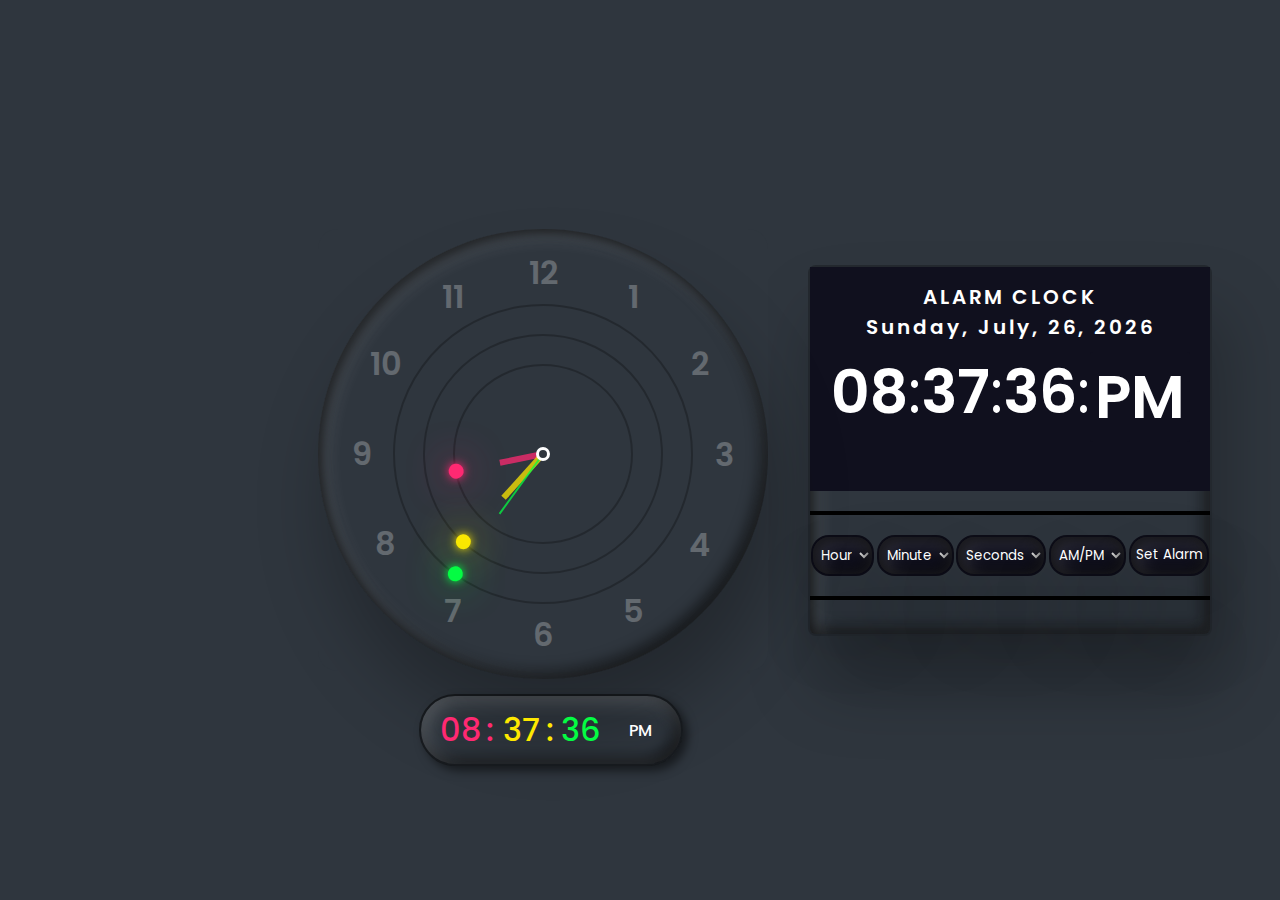
<file: ALARM-CLOCK/INDEX.HTML>
<!DOCTYPE html>
<html lang="en">

<head>
    <meta charset="UTF-8">
    <meta http-equiv="X-UA-Compatible" content="IE=edge">
    <meta name="viewport" content="width=device-width, initial-scale=1.0">
    <link rel="shortcut icon" href="favicon.png" type="image/x.icon">
    <title>Alarm Clock</title>


    <!--External CSS File-->
    <link rel="stylesheet" href="styles.css">
    <!--------------------------------------------------------------------------------------->

</head>

<body onload="initClock()">


    <div class="container">

        <!--Analog Clock Style-->
        <div class="clock">

            <div class="circle" id="sc" style="--clr:#04fc43;"><i></i></div>
            <div class="circle circle2" id="mn" style="--clr:#fee800;"><i></i></div>
            <div class="circle circle3" id="hr" style="--clr:#ff2972;"><i></i></div>

            <span style="--i:1;"><b>1</b></span>
            <span style="--i:2;"><b>2</b></span>
            <span style="--i:3;"><b>3</b></span>
            <span style="--i:4;"><b>4</b></span>
            <span style="--i:5;"><b>5</b></span>
            <span style="--i:6;"><b>6</b></span>
            <span style="--i:7;"><b>7</b></span>
            <span style="--i:8;"><b>8</b></span>
            <span style="--i:9;"><b>9</b></span>
            <span style="--i:10;"><b>10</b></span>
            <span style="--i:11;"><b>11</b></span>
            <span style="--i:12;"><b>12</b></span>

        </div>
      

        <!--digital clock-->
        <div id="ytime">

            <div id="yhours" style="--clr:#ff2972;">00</div>
            <div id="yminutes" style="--clr:#fee800;">00</div>
            <div id="yseconds" style="--clr:#04fc43;">00</div>
            <div id="yampm">AM</div>

        </div>
       

    </div>


    <!--Alarm Clock-->
    <div class="alarm">

        <div class="datetime">
            <div class="date">
                <div id="alarmclock">ALARM CLOCK</div>
                <span id="dayName">Day</span>,
                <span id="month">Month</span>,
                <span id="dayNum">00</span>,
                <span id="year">Year</span>
            </div>
            <div class="time">
                <span id="hour">00</span>:
                <span id="minutes">00</span>:
                <span id="seconds">00</span>:
                <span id="period">AM</span>
            </div>
            <button id="stopAlarm" onclick="stopAlarm()">Stop Alarm</button>
        </div>

        <hr>

        <div class="setAlarm">

            <div class="column">
                <select>
                    <option value="setHour" selected hidden>Hour</option>
                </select>
            </div>

            <div class="column">
                <select>
                    <option value="setMinute" selected hidden>Minute</option>

                </select>
            </div>

            <div class="column">
                <select>
                    <option value="setSeconds" selected hidden>Seconds</option>

                </select>
            </div>

            <div class="column">
                <select>
                    <option value="AM/PM" selected hidden>AM/PM</option>
                </select>
            </div>

            <button id="btn-setAlarm" type="submit">Set Alarm</button>

        </div>

        <hr>

        <h3 id="alarm-h3"></h3>

        <div class="alarmList"></div>

    </div>
   

    <!--External Javascript File-->
    <script src="script.js"></script>
    

</body>

</html>
</file>
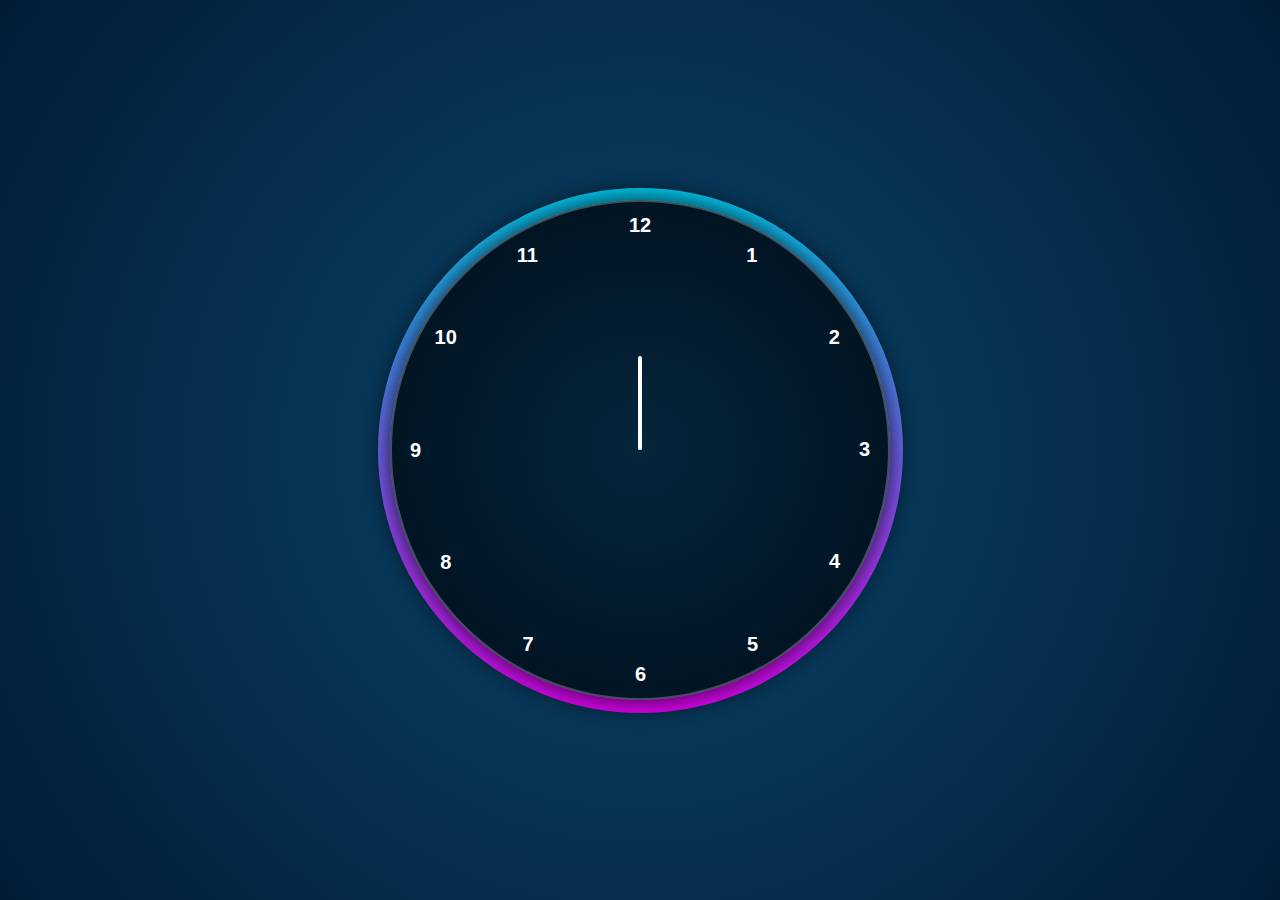
<file: ANLOH WATCH 2/index.html>
<!DOCTYPE html>
<html lang="en">
  <head>
    <meta charset="UTF-8" />
    <meta http-equiv="X-UA-Compatible" content="IE=edge" />
    <meta name="viewport" content="width=device-width, initial-scale=1.0" />
    <link rel="stylesheet" href="style.css" />
    <title>Analog Clock</title>
  </head>

  <body>
    <div class="container">
      <div class="clock">
        <div style="--clr: #ff3d58; --h: 74px" id="hour" class="hand">
          <i></i>
        </div>
        <div style="--clr: #00a6ff; --h: 84px" id="min" class="hand">
          <i></i>
        </div>
        <div style="--clr: #ffffff; --h: 94px" id="sec" class="hand">
          <i></i>
        </div>

        <span style="--i: 1"><b>1</b></span>
        <span style="--i: 2"><b>2</b></span>
        <span style="--i: 3"><b>3</b></span>
        <span style="--i: 4"><b>4</b></span>
        <span style="--i: 5"><b>5</b></span>
        <span style="--i: 6"><b>6</b></span>
        <span style="--i: 7"><b>7</b></span>
        <span style="--i: 8"><b>8</b></span>
        <span style="--i: 9"><b>9</b></span>
        <span style="--i: 10"><b>10</b></span>
        <span style="--i: 11"><b>11</b></span>
        <span style="--i: 12"><b>12</b></span>
      </div>
    </div>

    <script src="script.js"></script>
  </body>
</html>
</file>
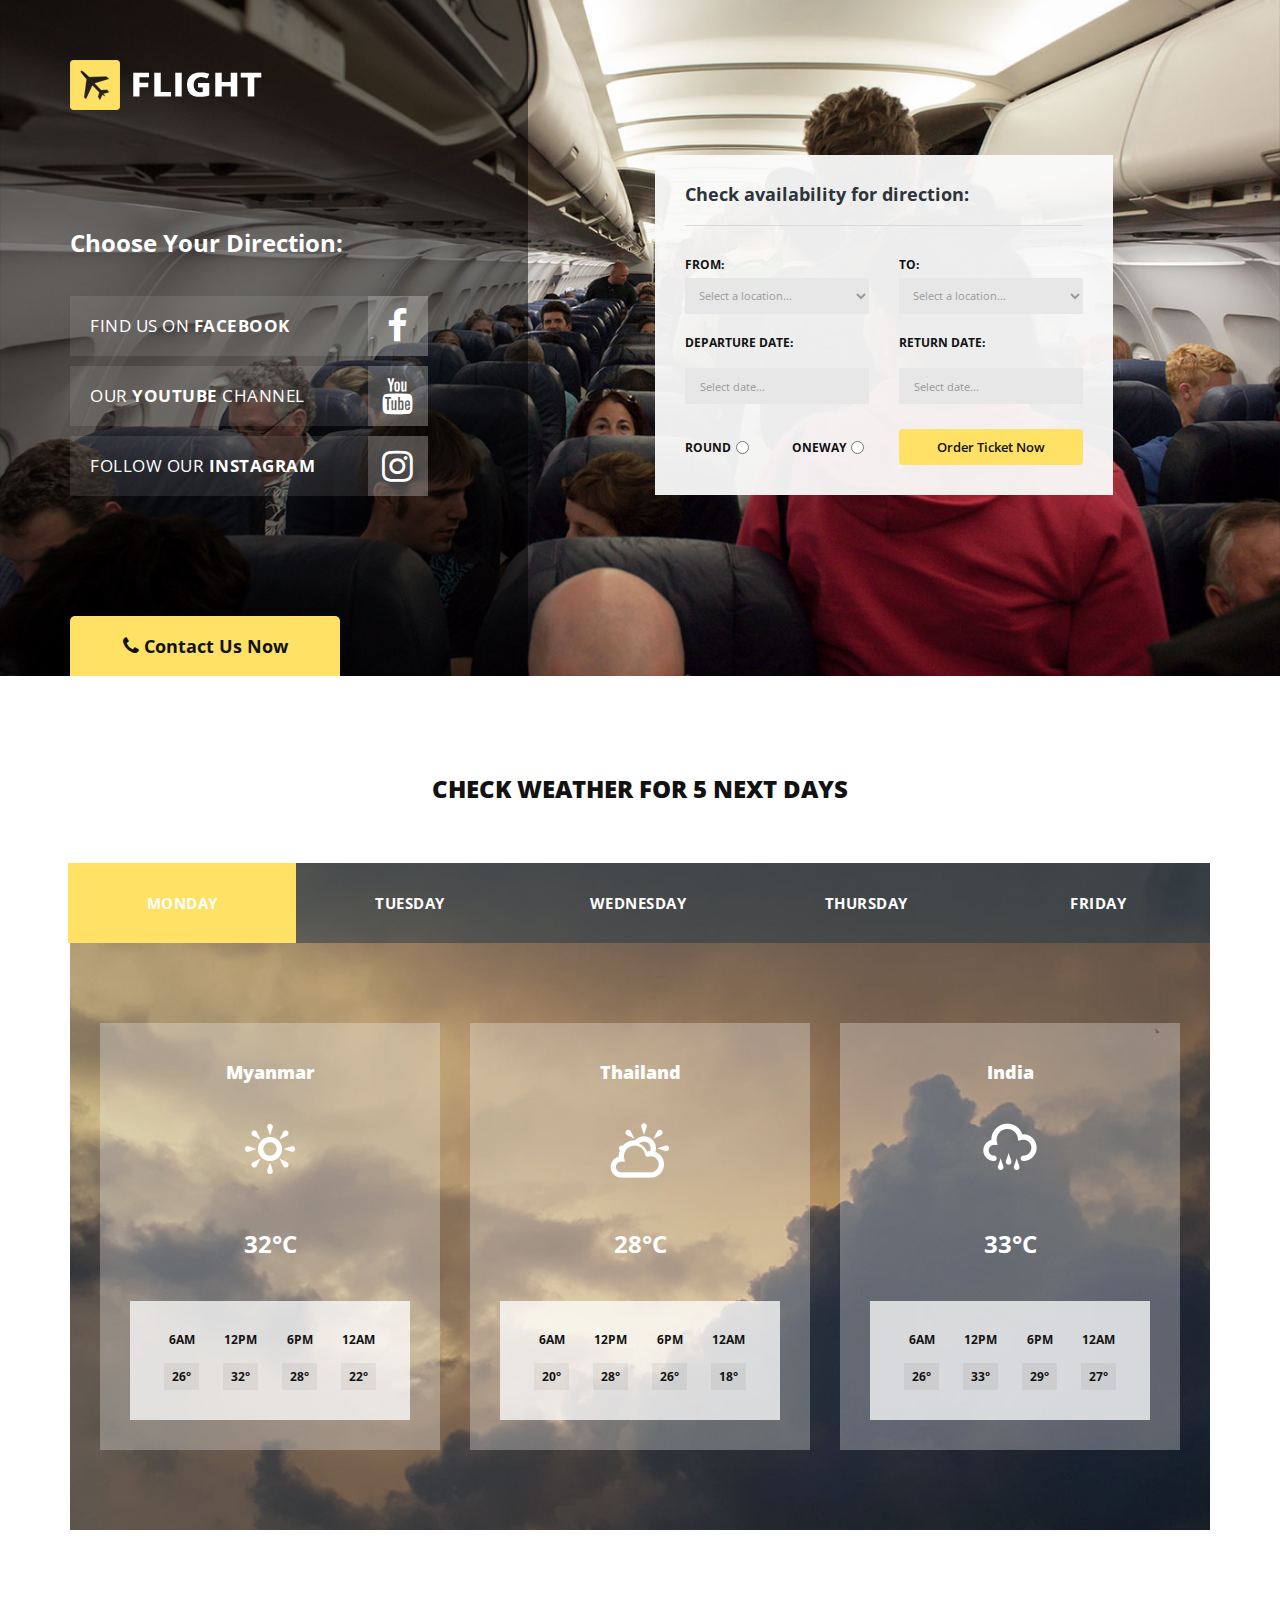
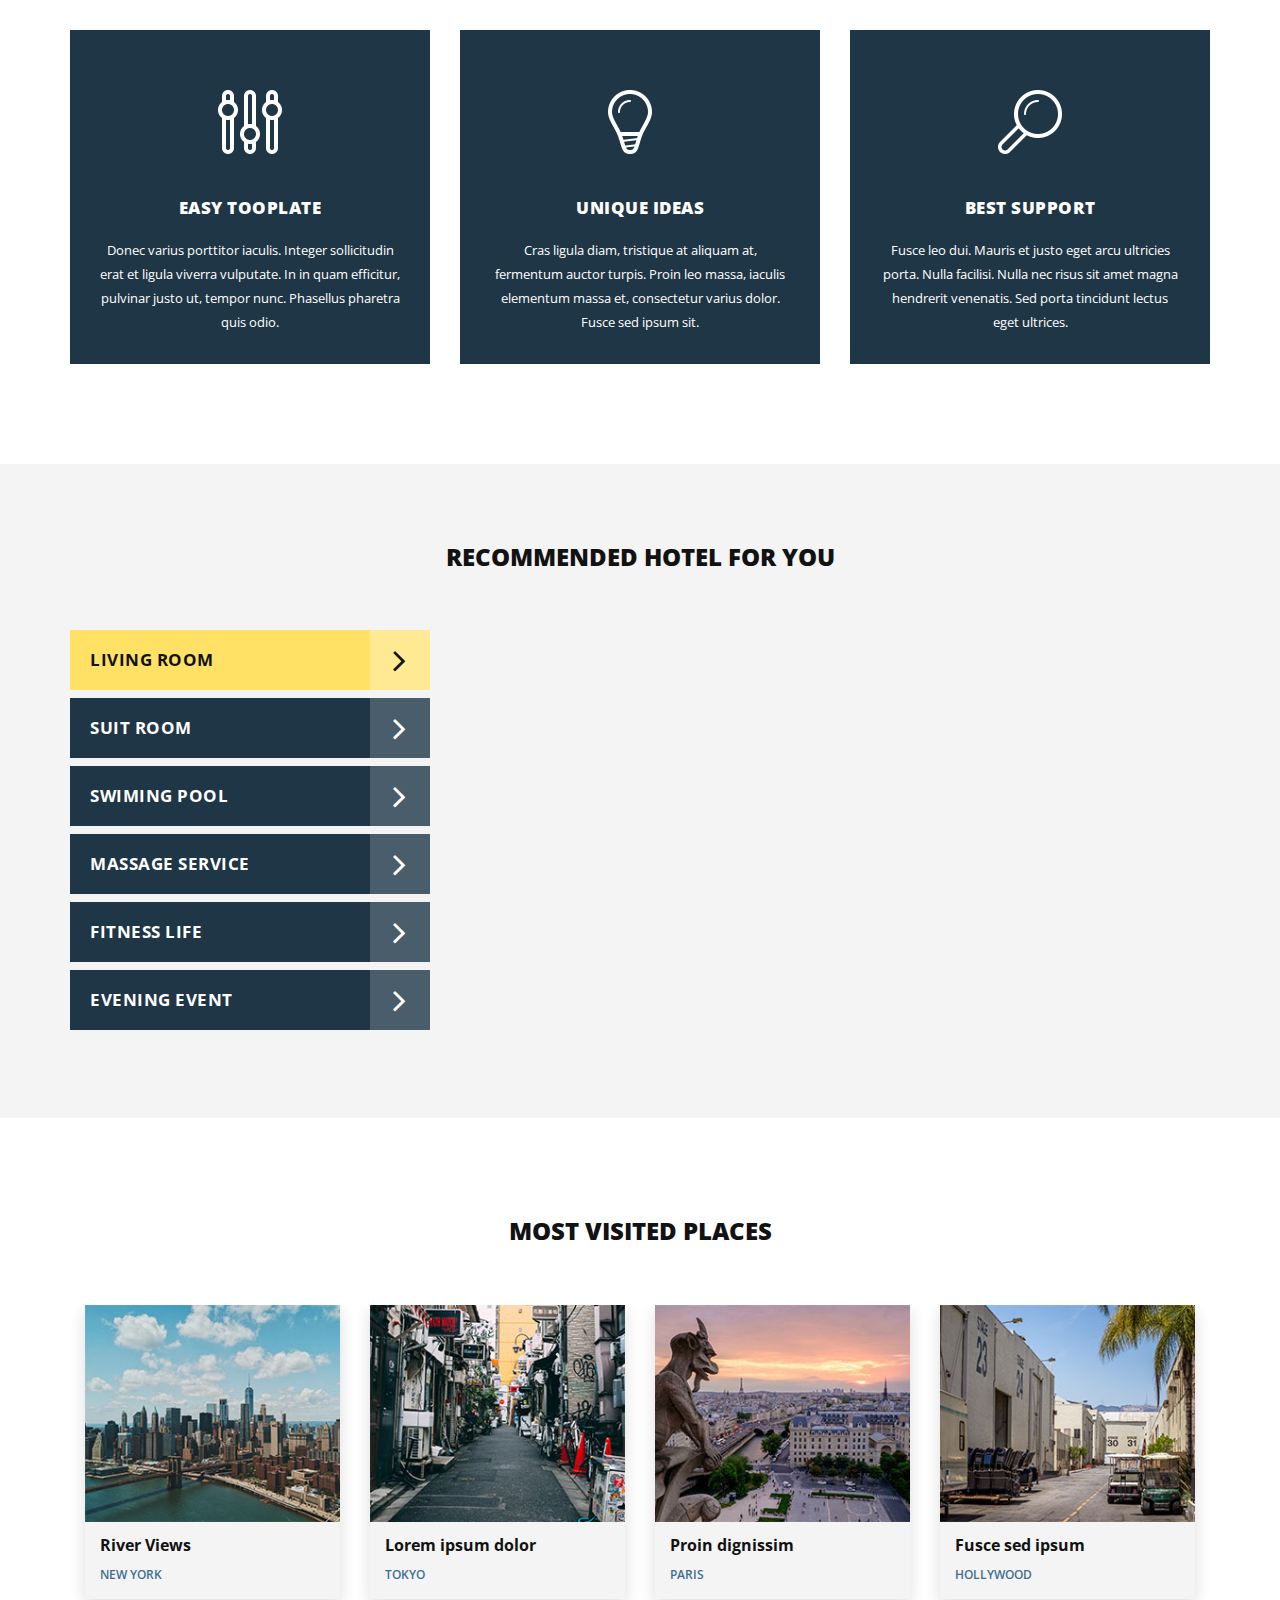
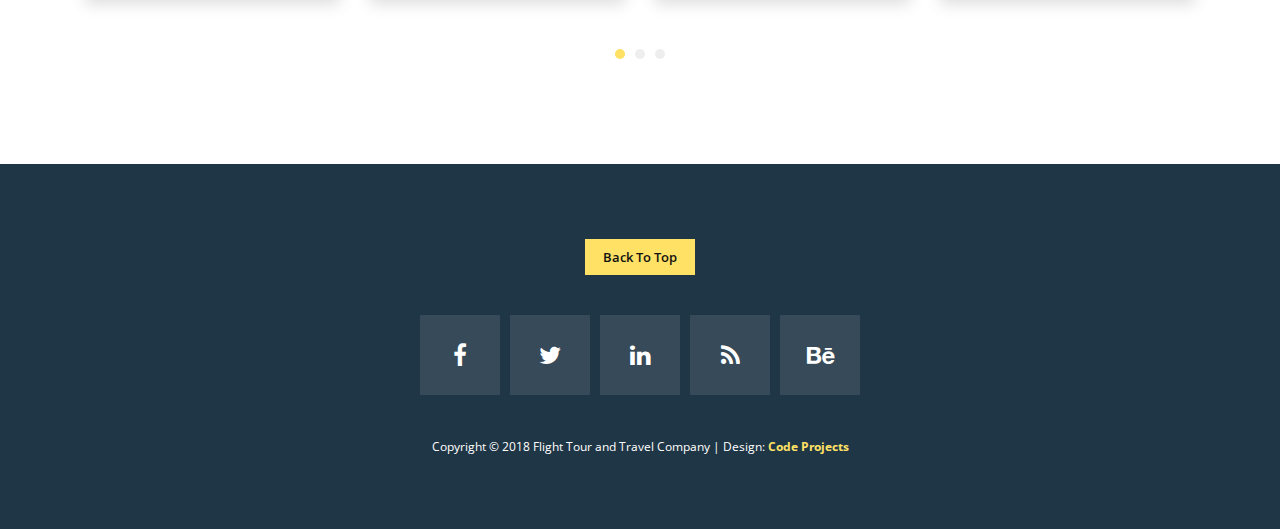
<file: flight/index.html>
<!DOCTYPE html>
<html>

<head>
    <meta charset="utf-8">
    <meta http-equiv="X-UA-Compatible" content="IE=edge,chrome=1">
    <!--

Template 2093 Flight

http://www.tooplate.com/view/2093-flight

-->
    <title>Flight - Travel and Tour</title>

    <meta name="description" content="">
    <meta name="viewport" content="width=device-width, initial-scale=1">
    <link rel="apple-touch-icon" href="apple-touch-icon.png">

    <link rel="stylesheet" href="css/bootstrap.min.css">
    <link rel="stylesheet" href="css/bootstrap-theme.min.css">
    <link rel="stylesheet" href="css/fontAwesome.css">
    <link rel="stylesheet" href="css/hero-slider.css">
    <link rel="stylesheet" href="css/owl-carousel.css">
    <link rel="stylesheet" href="css/datepicker.css">
    <link rel="stylesheet" href="css/tooplate-style.css">

    <link href="https://fonts.googleapis.com/css?family=Open+Sans:300,400,600,700,800" rel="stylesheet">

    <script src="js/vendor/modernizr-2.8.3-respond-1.4.2.min.js"></script>
</head>

<body>


    <section class="banner" id="top">
        <div class="container">
            <div class="row">
                <div class="col-md-5">
                    <div class="left-side">
                        <div class="logo">
                            <img src="img/logo.png" alt="Flight Template">
                        </div>
                        <div class="tabs-content">
                            <h4>Choose Your Direction:</h4>
                            <ul class="social-links">
                                <li><a href="http://facebook.com">Find us on <em>Facebook</em><i
                                            class="fa fa-facebook"></i></a></li>
                                <li><a href="http://youtube.com">Our <em>YouTube</em> Channel<i
                                            class="fa fa-youtube"></i></a></li>
                                <li><a href="http://instagram.com">Follow our <em>instagram</em><i
                                            class="fa fa-instagram"></i></a></li>
                            </ul>
                        </div>
                        <div class="page-direction-button">
                            <a href="contact.html"><i class="fa fa-phone"></i>Contact Us Now</a>
                        </div>
                    </div>
                </div>
                <div class="col-md-5 col-md-offset-1">
                    <section id="first-tab-group" class="tabgroup">
                        <div id="tab1">
                            <div class="submit-form">
                                <h4>Check availability for <em>direction</em>:</h4>
                                <form id="form-submit" action="" method="get">
                                    <div class="row">
                                        <div class="col-md-6">
                                            <fieldset>
                                                <label for="from">From:</label>
                                                <select required name='from' onchange='this.form.()'>
                                                    <option value="">Select a location...</option>
                                                    <option value="Cambodia">Cambodia</option>
                                                    <option value="Hong Kong">Hong Kong</option>
                                                    <option value="India">India</option>
                                                    <option value="Japan">Japan</option>
                                                    <option value="Korea">Korea</option>
                                                    <option value="Laos">Laos</option>
                                                    <option value="Myanmar">Myanmar</option>
                                                    <option value="Singapore">Singapore</option>
                                                    <option value="Thailand">Thailand</option>
                                                    <option value="Vietnam">Vietnam</option>
                                                </select>
                                            </fieldset>
                                        </div>
                                        <div class="col-md-6">
                                            <fieldset>
                                                <label for="to">To:</label>
                                                <select required name='to' onchange='this.form.()'>
                                                    <option value="">Select a location...</option>
                                                    <option value="Cambodia">Cambodia</option>
                                                    <option value="Hong Kong">Hong Kong</option>
                                                    <option value="India">India</option>
                                                    <option value="Japan">Japan</option>
                                                    <option value="Korea">Korea</option>
                                                    <option value="Laos">Laos</option>
                                                    <option value="Myanmar">Myanmar</option>
                                                    <option value="Singapore">Singapore</option>
                                                    <option value="Thailand">Thailand</option>
                                                    <option value="Vietnam">Vietnam</option>
                                                </select>
                                            </fieldset>
                                        </div>
                                        <div class="col-md-6">
                                            <fieldset>
                                                <label for="departure">Departure date:</label>
                                                <input name="deparure" type="text" class="form-control date"
                                                    id="deparure" placeholder="Select date..." required=""
                                                    onchange='this.form.()'>
                                            </fieldset>
                                        </div>
                                        <div class="col-md-6">
                                            <fieldset>
                                                <label for="return">Return date:</label>
                                                <input name="return" type="text" class="form-control date" id="return"
                                                    placeholder="Select date..." required="" onchange='this.form.()'>
                                            </fieldset>
                                        </div>
                                        <div class="col-md-6">
                                            <div class="radio-select">
                                                <div class="row">
                                                    <div class="col-md-6 col-sm-6 col-xs-6">
                                                        <label for="round">Round</label>
                                                        <input type="radio" name="trip" id="round" value="round"
                                                            required="required" onchange='this.form.()'>
                                                    </div>
                                                    <div class="col-md-6 col-sm-6 col-xs-6">
                                                        <label for="oneway">Oneway</label>
                                                        <input type="radio" name="trip" id="oneway" value="one-way"
                                                            required="required" onchange='this.form.()'>
                                                    </div>
                                                </div>
                                            </div>
                                        </div>
                                        <div class="col-md-6">
                                            <fieldset>
                                                <button type="submit" id="form-submit" class="btn">Order Ticket
                                                    Now</button>
                                            </fieldset>
                                        </div>
                                    </div>
                                </form>
                            </div>
                        </div>
                    </section>
                </div>
            </div>
        </div>
    </section>



    <div class="tabs-content" id="weather">
        <div class="container">
            <div class="row">
                <div class="col-md-12">
                    <div class="section-heading">
                        <h2>Check Weather For 5 NEXT Days</h2>
                    </div>
                </div>
                <div class="wrapper">
                    <div class="col-md-12">
                        <div class="weather-content">
                            <div class="row">
                                <div class="col-md-12">
                                    <ul class="tabs clearfix" data-tabgroup="second-tab-group">
                                        <li><a href="#monday" class="active">Monday</a></li>
                                        <li><a href="#tuesday">Tuesday</a></li>
                                        <li><a href="#wednesday">Wednesday</a></li>
                                        <li><a href="#thursday">Thursday</a></li>
                                        <li><a href="#friday">Friday</a></li>
                                    </ul>
                                </div>
                                <div class="col-md-12">
                                    <section id="second-tab-group" class="weathergroup">
                                        <div id="monday">
                                            <div class="row">
                                                <div class="col-md-4">
                                                    <div class="weather-item">
                                                        <h6>Myanmar</h6>
                                                        <div class="weather-icon">
                                                            <img src="img/weather-icon-03.png" alt="">
                                                        </div>
                                                        <span>32&deg;C</span>
                                                        <ul class="time-weather">
                                                            <li>6AM <span>26&deg;</span></li>
                                                            <li>12PM <span>32&deg;</span></li>
                                                            <li>6PM <span>28&deg;</span></li>
                                                            <li>12AM <span>22&deg;</span></li>
                                                        </ul>
                                                    </div>
                                                </div>
                                                <div class="col-md-4">
                                                    <div class="weather-item">
                                                        <h6>Thailand</h6>
                                                        <div class="weather-icon">
                                                            <img src="img/weather-icon-02.png" alt="">
                                                        </div>
                                                        <span>28&deg;C</span>
                                                        <ul class="time-weather">
                                                            <li>6AM <span>20&deg;</span></li>
                                                            <li>12PM <span>28&deg;</span></li>
                                                            <li>6PM <span>26&deg;</span></li>
                                                            <li>12AM <span>18&deg;</span></li>
                                                        </ul>
                                                    </div>
                                                </div>
                                                <div class="col-md-4">
                                                    <div class="weather-item">
                                                        <h6>India</h6>
                                                        <div class="weather-icon">
                                                            <img src="img/weather-icon-01.png" alt="">
                                                        </div>
                                                        <span>33&deg;C</span>
                                                        <ul class="time-weather">
                                                            <li>6AM <span>26&deg;</span></li>
                                                            <li>12PM <span>33&deg;</span></li>
                                                            <li>6PM <span>29&deg;</span></li>
                                                            <li>12AM <span>27&deg;</span></li>
                                                        </ul>
                                                    </div>
                                                </div>
                                            </div>
                                        </div>
                                        <div id="tuesday">
                                            <div class="row">
                                                <div class="col-md-4">
                                                    <div class="weather-item">
                                                        <h6>Myanmar</h6>
                                                        <div class="weather-icon">
                                                            <img src="img/weather-icon-02.png" alt="">
                                                        </div>
                                                        <span>28&deg;C</span>
                                                        <ul class="time-weather">
                                                            <li>6AM <span>18&deg;</span></li>
                                                            <li>12PM <span>27&deg;</span></li>
                                                            <li>6PM <span>25&deg;</span></li>
                                                            <li>12AM <span>17&deg;</span></li>
                                                        </ul>
                                                    </div>
                                                </div>
                                                <div class="col-md-4">
                                                    <div class="weather-item">
                                                        <h6>Thailand</h6>
                                                        <div class="weather-icon">
                                                            <img src="img/weather-icon-03.png" alt="">
                                                        </div>
                                                        <span>31&deg;C</span>
                                                        <ul class="time-weather">
                                                            <li>6AM <span>19&deg;</span></li>
                                                            <li>12PM <span>28&deg;</span></li>
                                                            <li>6PM <span>22&deg;</span></li>
                                                            <li>12AM <span>18&deg;</span></li>
                                                        </ul>
                                                    </div>
                                                </div>
                                                <div class="col-md-4">
                                                    <div class="weather-item">
                                                        <h6>India</h6>
                                                        <div class="weather-icon">
                                                            <img src="img/weather-icon-01.png" alt="">
                                                        </div>
                                                        <span>26&deg;C</span>
                                                        <ul class="time-weather">
                                                            <li>6AM <span>19&deg;</span></li>
                                                            <li>12PM <span>26&deg;</span></li>
                                                            <li>6PM <span>22&deg;</span></li>
                                                            <li>12AM <span>20&deg;</span></li>
                                                        </ul>
                                                    </div>
                                                </div>
                                            </div>
                                        </div>
                                        <div id="wednesday">
                                            <div class="row">
                                                <div class="col-md-4">
                                                    <div class="weather-item">
                                                        <h6>Myanmar</h6>
                                                        <div class="weather-icon">
                                                            <img src="img/weather-icon-03.png" alt="">
                                                        </div>
                                                        <span>31&deg;C</span>
                                                        <ul class="time-weather">
                                                            <li>6AM <span>19&deg;</span></li>
                                                            <li>12PM <span>28&deg;</span></li>
                                                            <li>6PM <span>22&deg;</span></li>
                                                            <li>12AM <span>18&deg;</span></li>
                                                        </ul>
                                                    </div>
                                                </div>
                                                <div class="col-md-4">
                                                    <div class="weather-item">
                                                        <h6>Thailand</h6>
                                                        <div class="weather-icon">
                                                            <img src="img/weather-icon-01.png" alt="">
                                                        </div>
                                                        <span>34&deg;C</span>
                                                        <ul class="time-weather">
                                                            <li>6AM <span>28&deg;</span></li>
                                                            <li>12PM <span>34&deg;</span></li>
                                                            <li>6PM <span>30&deg;</span></li>
                                                            <li>12AM <span>29&deg;</span></li>
                                                        </ul>
                                                    </div>
                                                </div>
                                                <div class="col-md-4">
                                                    <div class="weather-item">
                                                        <h6>India</h6>
                                                        <div class="weather-icon">
                                                            <img src="img/weather-icon-02.png" alt="">
                                                        </div>
                                                        <span>28&deg;C</span>
                                                        <ul class="time-weather">
                                                            <li>6AM <span>18&deg;</span></li>
                                                            <li>12PM <span>27&deg;</span></li>
                                                            <li>6PM <span>25&deg;</span></li>
                                                            <li>12AM <span>17&deg;</span></li>
                                                        </ul>
                                                    </div>
                                                </div>
                                            </div>
                                        </div>
                                        <div id="thursday">
                                            <div class="row">
                                                <div class="col-md-4">
                                                    <div class="weather-item">
                                                        <h6>Myanmar</h6>
                                                        <div class="weather-icon">
                                                            <img src="img/weather-icon-01.png" alt="">
                                                        </div>
                                                        <span>27&deg;C</span>
                                                        <ul class="time-weather">
                                                            <li>6AM <span>21&deg;</span></li>
                                                            <li>12PM <span>27&deg;</span></li>
                                                            <li>6PM <span>22&deg;</span></li>
                                                            <li>12AM <span>18&deg;</span></li>
                                                        </ul>
                                                    </div>
                                                </div>
                                                <div class="col-md-4">
                                                    <div class="weather-item">
                                                        <h6>Thailand</h6>
                                                        <div class="weather-icon">
                                                            <img src="img/weather-icon-02.png" alt="">
                                                        </div>
                                                        <span>28&deg;C</span>
                                                        <ul class="time-weather">
                                                            <li>6AM <span>18&deg;</span></li>
                                                            <li>12PM <span>27&deg;</span></li>
                                                            <li>6PM <span>25&deg;</span></li>
                                                            <li>12AM <span>17&deg;</span></li>
                                                        </ul>
                                                    </div>
                                                </div>
                                                <div class="col-md-4">
                                                    <div class="weather-item">
                                                        <h6>India</h6>
                                                        <div class="weather-icon">
                                                            <img src="img/weather-icon-03.png" alt="">
                                                        </div>
                                                        <span>31&deg;C</span>
                                                        <ul class="time-weather">
                                                            <li>6AM <span>19&deg;</span></li>
                                                            <li>12PM <span>28&deg;</span></li>
                                                            <li>6PM <span>22&deg;</span></li>
                                                            <li>12AM <span>18&deg;</span></li>
                                                        </ul>
                                                    </div>
                                                </div>
                                            </div>
                                        </div>
                                        <div id="friday">
                                            <div class="row">
                                                <div class="col-md-4">
                                                    <div class="weather-item">
                                                        <h6>Myanmar</h6>
                                                        <div class="weather-icon">
                                                            <img src="img/weather-icon-03.png" alt="">
                                                        </div>
                                                        <span>33&deg;C</span>
                                                        <ul class="time-weather">
                                                            <li>6AM <span>28&deg;</span></li>
                                                            <li>12PM <span>33&deg;</span></li>
                                                            <li>6PM <span>29&deg;</span></li>
                                                            <li>12AM <span>27&deg;</span></li>
                                                        </ul>
                                                    </div>
                                                </div>
                                                <div class="col-md-4">
                                                    <div class="weather-item">
                                                        <h6>Thailand</h6>
                                                        <div class="weather-icon">
                                                            <img src="img/weather-icon-02.png" alt="">
                                                        </div>
                                                        <span>31&deg;C</span>
                                                        <ul class="time-weather">
                                                            <li>6AM <span>24&deg;</span></li>
                                                            <li>12PM <span>31&deg;</span></li>
                                                            <li>6PM <span>26&deg;</span></li>
                                                            <li>12AM <span>23&deg;</span></li>
                                                        </ul>
                                                    </div>
                                                </div>
                                                <div class="col-md-4">
                                                    <div class="weather-item">
                                                        <h6>India</h6>
                                                        <div class="weather-icon">
                                                            <img src="img/weather-icon-01.png" alt="">
                                                        </div>
                                                        <span>28&deg;C</span>
                                                        <ul class="time-weather">
                                                            <li>6AM <span>24&deg;</span></li>
                                                            <li>12PM <span>28&deg;</span></li>
                                                            <li>6PM <span>26&deg;</span></li>
                                                            <li>12AM <span>22&deg;</span></li>
                                                        </ul>
                                                    </div>
                                                </div>
                                            </div>
                                        </div>
                                    </section>
                                </div>
                            </div>
                        </div>
                    </div>
                </div>
            </div>
        </div>
    </div>


    <section class="services">
        <div class="container">
            <div class="row">
                <div class="col-md-4">
                    <div class="service-item first-service">
                        <div class="service-icon"></div>
                        <h4>Easy Tooplate</h4>
                        <p>Donec varius porttitor iaculis. Integer sollicitudin erat et ligula viverra vulputate. In in
                            quam efficitur, pulvinar justo ut, tempor nunc. Phasellus pharetra quis odio.</p>
                        </a>
                    </div>
                </div>
                <div class="col-md-4">
                    <div class="service-item second-service">
                        <div class="service-icon"></div>
                        <h4>Unique Ideas</h4>
                        <p>Cras ligula diam, tristique at aliquam at, fermentum auctor turpis. Proin leo massa, iaculis
                            elementum massa et, consectetur varius dolor. Fusce sed ipsum sit.</p>
                        </a>
                    </div>
                </div>
                <div class="col-md-4">
                    <div class="service-item third-service">
                        <div class="service-icon"></div>
                        <h4>Best Support</h4>
                        <p>Fusce leo dui. Mauris et justo eget arcu ultricies porta. Nulla facilisi. Nulla nec risus sit
                            amet magna hendrerit venenatis. Sed porta tincidunt lectus eget ultrices.</p>
                        </a>
                    </div>
                </div>
            </div>
        </div>
    </section>



    <div class="tabs-content" id="recommended-hotel">
        <div class="container">
            <div class="row">
                <div class="col-md-12">
                    <div class="section-heading">
                        <h2>Recommended Hotel For You</h2>
                    </div>
                </div>
                <div class="wrapper">
                    <div class="col-md-4">
                        <ul class="tabs clearfix" data-tabgroup="third-tab-group">
                            <li><a href="#livingroom" class="active">Living Room <i class="fa fa-angle-right"></i></a>
                            </li>
                            <li><a href="#suitroom">Suit Room <i class="fa fa-angle-right"></i></a></li>
                            <li><a href="#swimingpool">Swiming Pool <i class="fa fa-angle-right"></i></a></li>
                            <li><a href="#massage">Massage Service <i class="fa fa-angle-right"></i></a></li>
                            <li><a href="#fitness">Fitness Life <i class="fa fa-angle-right"></i></a></li>
                            <li><a href="#event">Evening Event <i class="fa fa-angle-right"></i></a></li>
                        </ul>
                    </div>
                </div>
                <div class="col-md-8">
                    <section id="third-tab-group" class="recommendedgroup">
                        <div id="livingroom">
                            <div class="text-content">
                                <iframe width="100%" height="400px" src="https://www.youtube.com/embed/rMxTreSFMgE">
                                </iframe>
                            </div>
                        </div>
                        <div id="suitroom">
                            <div class="row">
                                <div class="col-md-12">
                                    <div id="owl-suiteroom" class="owl-carousel owl-theme">
                                        <div class="item">
                                            <div class="suiteroom-item">
                                                <img src="img/suite-02.jpg" alt="">
                                                <div class="text-content">
                                                    <h4>Clean And Relaxing Room</h4>
                                                    <span>Aurora Resort</span>
                                                </div>
                                            </div>
                                        </div>
                                        <div class="item">
                                            <div class="suiteroom-item">
                                                <img src="img/suite-01.jpg" alt="">
                                                <div class="text-content">
                                                    <h4>Special Suite Room TV</h4>
                                                    <span>Khao Yai Hotel</span>
                                                </div>
                                            </div>
                                        </div>
                                        <div class="item">
                                            <div class="suiteroom-item">
                                                <img src="img/suite-03.jpg" alt="">
                                                <div class="text-content">
                                                    <h4>The Best Sitting</h4>
                                                    <span>Hotel Grand</span>
                                                </div>
                                            </div>
                                        </div>
                                    </div>
                                </div>
                            </div>
                        </div>
                        <div id="swimingpool">
                            <img src="img/swiming-pool.jpg" alt="">
                            <div class="row">
                                <div class="col-md-12">
                                    <div class="text-content">
                                        <h4>Lovely View Swiming Pool For Special Guests</h4>
                                        <span>Victoria Resort and Spa</span>
                                    </div>
                                </div>
                            </div>
                        </div>
                        <div id="massage">
                            <img src="img/massage-service.jpg" alt="">
                            <div class="row">
                                <div class="col-md-12">
                                    <div class="text-content">
                                        <h4>Perfect Place For Relaxation</h4>
                                        <span>Napali Beach</span>
                                    </div>
                                </div>
                            </div>
                        </div>
                        <div id="fitness">
                            <img src="img/fitness-service.jpg" alt="">
                            <div class="row">
                                <div class="col-md-12">
                                    <div class="text-content">
                                        <h4>Insane Street Workout</h4>
                                        <span>Hua Hin Beach</span>
                                    </div>
                                </div>
                            </div>
                        </div>
                        <div id="event">
                            <img src="img/evening-event.jpg" alt="">
                            <div class="row">
                                <div class="col-md-12">
                                    <div class="text-content">
                                        <h4>Finest Winery Night</h4>
                                        <span>Queen Restaurant</span>
                                    </div>
                                </div>
                            </div>
                        </div>
                    </section>
                </div>
            </div>
        </div>
    </div>
    </div>




    <section id="most-visited">
        <div class="container">
            <div class="row">
                <div class="col-md-12">
                    <div class="section-heading">
                        <h2>Most Visited Places</h2>
                    </div>
                </div>
                <div class="col-md-12">
                    <div id="owl-mostvisited" class="owl-carousel owl-theme">
                        <div class="item col-md-12">
                            <div class="visited-item">
                                <img src="img/place-01.jpg" alt="">
                                <div class="text-content">
                                    <h4>River Views</h4>
                                    <span>New York</span>
                                </div>
                            </div>
                        </div>
                        <div class="item col-md-12">
                            <div class="visited-item">
                                <img src="img/place-02.jpg" alt="">
                                <div class="text-content">
                                    <h4>Lorem ipsum dolor</h4>
                                    <span>Tokyo</span>
                                </div>
                            </div>
                        </div>
                        <div class="item col-md-12">
                            <div class="visited-item">
                                <img src="img/place-03.jpg" alt="">
                                <div class="text-content">
                                    <h4>Proin dignissim</h4>
                                    <span>Paris</span>
                                </div>
                            </div>
                        </div>
                        <div class="item col-md-12">
                            <div class="visited-item">
                                <img src="img/place-04.jpg" alt="">
                                <div class="text-content">
                                    <h4>Fusce sed ipsum</h4>
                                    <span>Hollywood</span>
                                </div>
                            </div>
                        </div>
                        <div class="item col-md-12">
                            <div class="visited-item">
                                <img src="img/place-02.jpg" alt="">
                                <div class="text-content">
                                    <h4>Vivamus egestas</h4>
                                    <span>Tokyo</span>
                                </div>
                            </div>
                        </div>
                        <div class="item col-md-12">
                            <div class="visited-item">
                                <img src="img/place-01.jpg" alt="">
                                <div class="text-content">
                                    <h4>Aliquam elit metus</h4>
                                    <span>New York</span>
                                </div>
                            </div>
                        </div>
                        <div class="item col-md-12">
                            <div class="visited-item">
                                <img src="img/place-03.jpg" alt="">
                                <div class="text-content">
                                    <h4>Phasellus pharetra</h4>
                                    <span>Paris</span>
                                </div>
                            </div>
                        </div>
                        <div class="item col-md-12">
                            <div class="visited-item">
                                <img src="img/place-04.jpg" alt="">
                                <div class="text-content">
                                    <h4>In in quam efficitur</h4>
                                    <span>Hollywood</span>
                                </div>
                            </div>
                        </div>
                        <div class="item col-md-12">
                            <div class="visited-item">
                                <img src="img/place-01.jpg" alt="">
                                <div class="text-content">
                                    <h4>Sed faucibus odio</h4>
                                    <span>NEW YORK</span>
                                </div>
                            </div>
                        </div>
                        <div class="item col-md-12">
                            <div class="visited-item">
                                <img src="img/place-02.jpg" alt="">
                                <div class="text-content">
                                    <h4>Donec varius porttitor</h4>
                                    <span>Tokyo</span>
                                </div>
                            </div>
                        </div>
                    </div>
                </div>
            </div>
        </div>
    </section>



    <footer>
        <div class="container">
            <div class="row">
                <div class="col-md-12">
                    <div class="primary-button">
                        <a href="#" class="scroll-top">Back To Top</a>
                    </div>
                </div>
                <div class="col-md-12">
                    <ul class="social-icons">
                        <li><a href="https://www.facebook.com/tooplate"><i class="fa fa-facebook"></i></a></li>
                        <li><a href="#"><i class="fa fa-twitter"></i></a></li>
                        <li><a href="#"><i class="fa fa-linkedin"></i></a></li>
                        <li><a href="#"><i class="fa fa-rss"></i></a></li>
                        <li><a href="#"><i class="fa fa-behance"></i></a></li>
                    </ul>
                </div>
                <div class="col-md-12">
                    <p>Copyright &copy; 2018 Flight Tour and Travel Company

                        | Design: <a href="http://www.code-projects.org" target="_parent"><em>Code Projects</em></a></p>
                </div>
            </div>
        </div>
    </footer>





    <script src="//ajax.googleapis.com/ajax/libs/jquery/1.11.2/jquery.min.js"></script>
    <script>window.jQuery || document.write('<script src="js/vendor/jquery-1.11.2.min.js"><\/script>')</script>

    <script src="js/vendor/bootstrap.min.js"></script>

    <script src="js/datepicker.js"></script>
    <script src="js/plugins.js"></script>
    <script src="js/main.js"></script>

    <script src="http://ajax.googleapis.com/ajax/libs/jquery/1.10.2/jquery.min.js" type="text/javascript"></script>
    <script type="text/javascript">
        $(document).ready(function () {



            // navigation click actions 
            $('.scroll-link').on('click', function (event) {
                event.preventDefault();
                var sectionID = $(this).attr("data-id");
                scrollToID('#' + sectionID, 750);
            });
            // scroll to top action
            $('.scroll-top').on('click', function (event) {
                event.preventDefault();
                $('html, body').animate({ scrollTop: 0 }, 'slow');
            });
            // mobile nav toggle
            $('#nav-toggle').on('click', function (event) {
                event.preventDefault();
                $('#main-nav').toggleClass("open");
            });
        });
        // scroll function
        function scrollToID(id, speed) {
            var offSet = 0;
            var targetOffset = $(id).offset().top - offSet;
            var mainNav = $('#main-nav');
            $('html,body').animate({ scrollTop: targetOffset }, speed);
            if (mainNav.hasClass("open")) {
                mainNav.css("height", "1px").removeClass("in").addClass("collapse");
                mainNav.removeClass("open");
            }
        }
        if (typeof console === "undefined") {
            console = {
                log: function () { }
            };
        }
    </script>
</body>

</html>
</file>
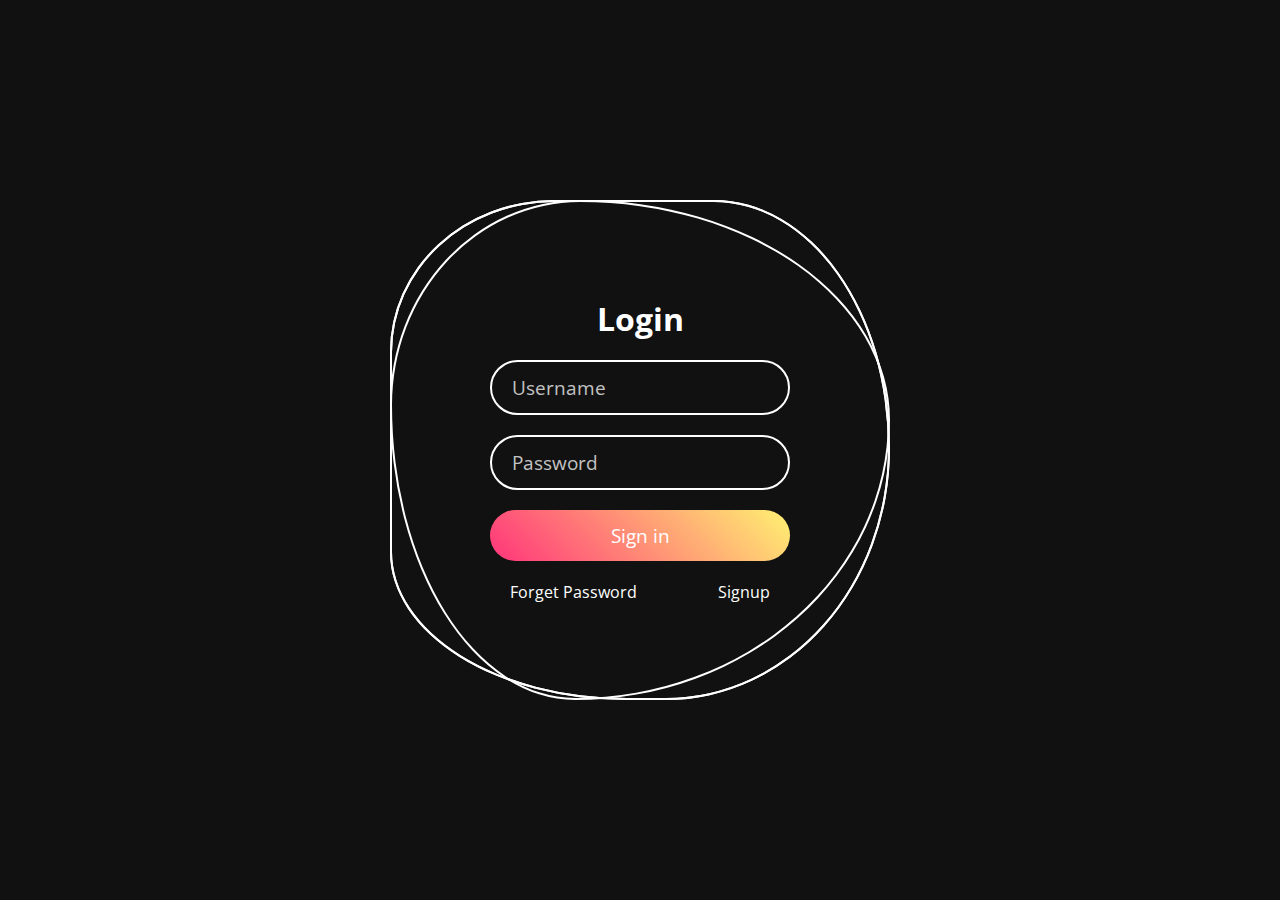
<file: Login_page/index.html>
<!DOCTYPE html>
<html lang="en">
<head>
    <meta charset="UTF-8">
    <meta name="viewport" content="width=device-width, initial-scale=1.0">
    <link rel="stylesheet" href="style.css">
    <title>Animated Login Page</title>
</head>
<body>
    <div class="square">
        <i style="--clr:#00ff0a"></i>
        <i style="--clr:#ff0057"></i>
        <i style="--clr:#fffd44"></i>
        <div class="login">
            <h1>Login</h1>
            <div class="inputbx">
                <input type="text" placeholder="Username">
            </div>
            <div class="inputbx">
                <input type="password" placeholder="Password">
            </div>
            <div class="inputbx">
                <input type="submit" value="Sign in">
            </div>
            <div class="links">
                <a href="#">Forget Password</a>
                <a href="#">Signup</a>
            </div>
        </div>
    </div>
</body>
</html>
</file>
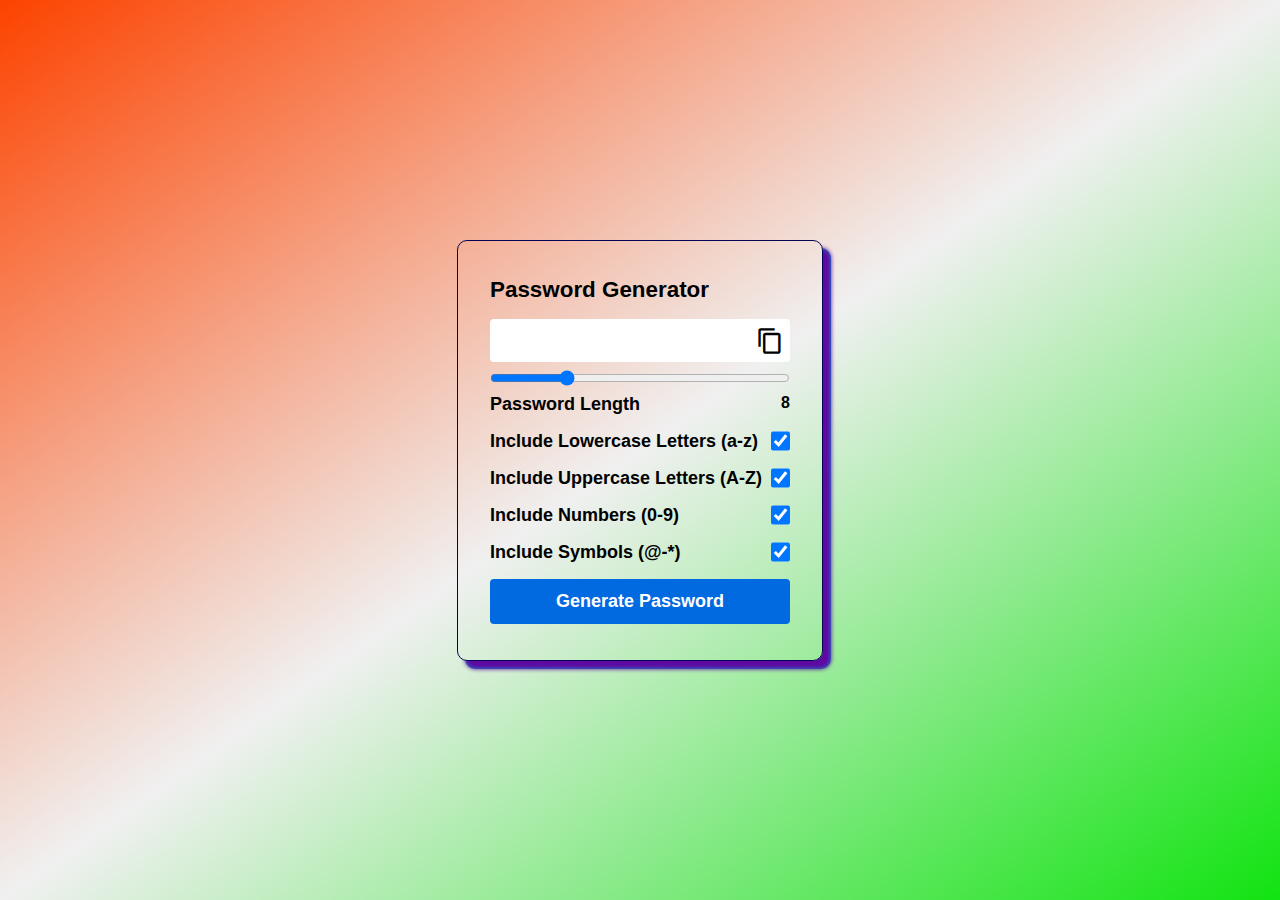
<file: PASSWORD GENERATOR/INDEX.HTML>
<!DOCTYPE html>
<html lang="en">
  <head>
    <meta charset="UTF-8" />
    <meta http-equiv="X-UA-Compatible" content="IE=edge" />
    <meta name="viewport" content="width=device-width, initial-scale=1.0" />
    <link rel="stylesheet" href="style.css" />
    <link
      href="https://fonts.googleapis.com/icon?family=Material+Icons"
      rel="stylesheet"
    />

    <title>Password Generator | JavaScript Project</title>
  </head>
  <body>
    <div class="container">
      <h1>Password Generator</h1>

      <div class="inputBox">
        <input type="text" class="passBox" id="passBox" disabled />
        <span class="material-icons" id="copyIcon">content_copy</span>
      </div>

      <input type="range" min="1" max="30" value="8" id="inputSlider" />

      <div class="row">
        <p>Password Length</p>
        <span id="sliderValue"></span>
      </div>

      <div class="row">
        <label for="lowercase">Include Lowercase Letters (a-z)</label>
        <input type="checkbox" name="lowercase" id="lowercase" checked/>
      </div>

      <div class="row">
        <label for="uppercase">Include Uppercase Letters (A-Z)</label>
        <input type="checkbox" name="uppercase" id="uppercase" checked/>
      </div>

      <div class="row">
        <label for="numbers">Include Numbers (0-9)</label>
        <input type="checkbox" name="numbers" id="numbers" checked/>
      </div>

      <div class="row">
        <label for="symbols">Include Symbols (@-*)</label>
        <input type="checkbox" name="symbols" id="symbols" checked/>
      </div>

      <button type="button" class="genBtn" id="genBtn">
        Generate Password
      </button>
    </div>

    <script src="script.js"></script>
  </body>
</html>
</file>
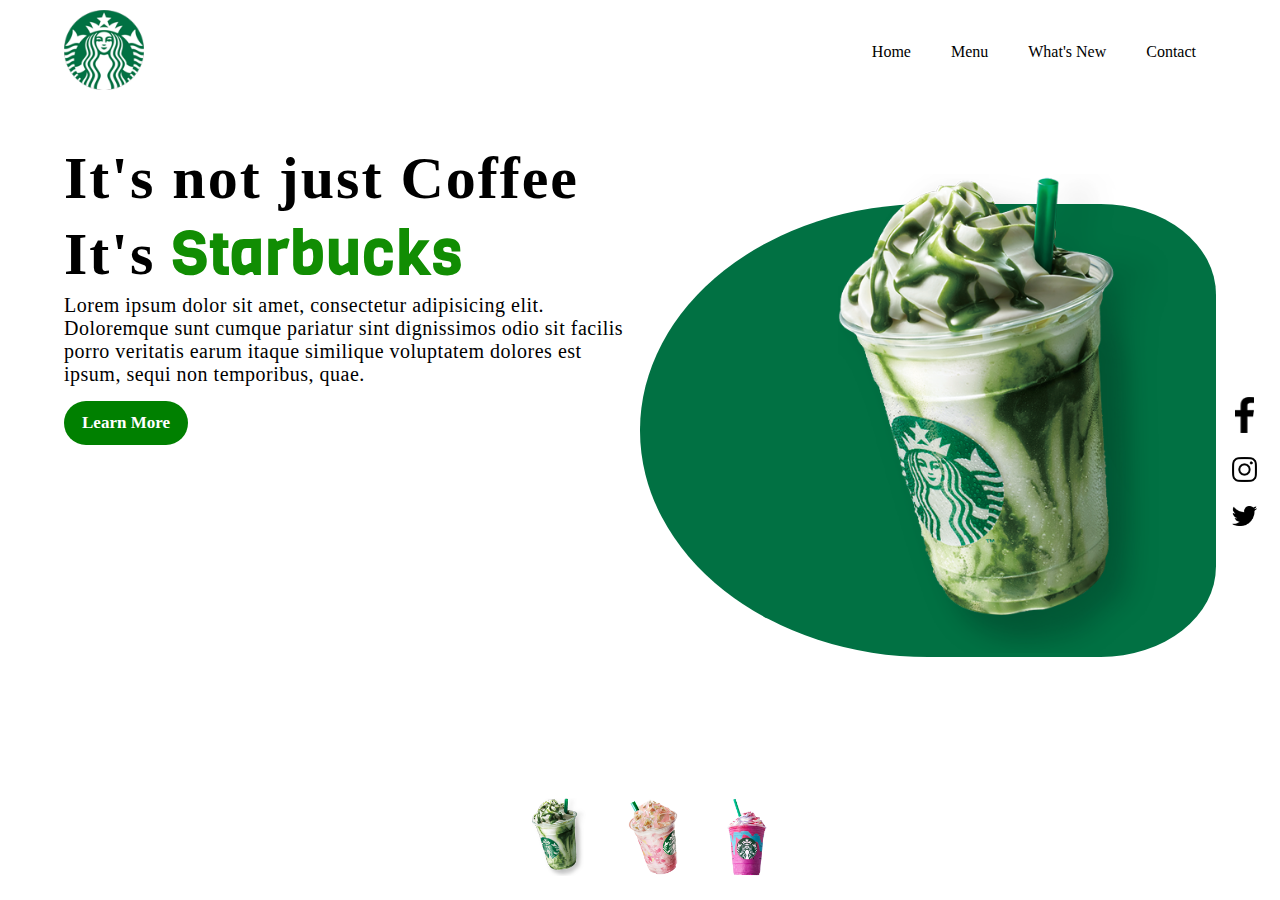
<file: Starbuck landing page/index.html>
<!DOCTYPE html>
<html lang="en" dir="ltr">
  <head>
    <meta charset="utf-8">
    <meta name="viewport" content="width=device-width, initial-scale=1">
    <link href="https://fonts.googleapis.com/css2?family=Viga&display=swap" rel="stylesheet">
    <link href="https://fonts.googleapis.com/css2?family=Poppins:wght@200&display=swap" rel="stylesheet">
    <link rel="stylesheet" text="text/css" href="style.css">
    <link rel="stylesheet" text="text/js" href="script.js">
    <title>Starbucks Landing Page</title>
  </head>
  <body>

    <header>
      <div class="left-side">
        <a href="#"> <img src="logo.png" alt=""> </a>
      </div>
      <div class="right-side">
        <div class="nav-link-wrapper"> <a href="">Home</a> </div>
        <div class="nav-link-wrapper"> <a href="">Menu</a> </div>
        <div class="nav-link-wrapper"> <a href="">What's New</a> </div>
        <div class="nav-link-wrapper"> <a href="">Contact</a> </div>
      </div>
    </header>

    <div class="container">

      <div class="left-side">
        <h1>It's not just Coffee <br>
          It's <span class = "green"> Starbucks </span>
        </h1>
        <p>Lorem ipsum dolor sit amet, consectetur adipisicing elit. Doloremque
           sunt cumque pariatur sint dignissimos odio sit facilis porro veritatis
           earum itaque similique voluptatem dolores est ipsum, sequi non temporibus,
           quae.</p>
        <a href="">Learn More</a>
      </div>
      <div class="right-side">
        <img src="img1.png" alt="" class = "starbucks">
        <div class="box">
          <a href="#"> <img class = "facebook" src="facebook.png" alt=""></a>
          <a href="#"> <img src="instagram.png" alt=""></a>
          <a href="#"> <img src="twitter.png" alt=""></a>
        </div>
      </div>
    </div>
    <div class="thumb">
      <a href = "#bottom"><img id = "bottom" src="thumb1.png" onclick="imgSlider('img1.png');"> </a>
      <a href="#bottom"><img src="thumb2.png" onclick="imgSlider('img2.png');"> </a>
      <a href="#bottom"><img src="thumb3.png" onclick="imgSlider('img3.png');"> </a>
    </div>

    <script src = "script.js">
    </script>
  </body>
</html>
</file>
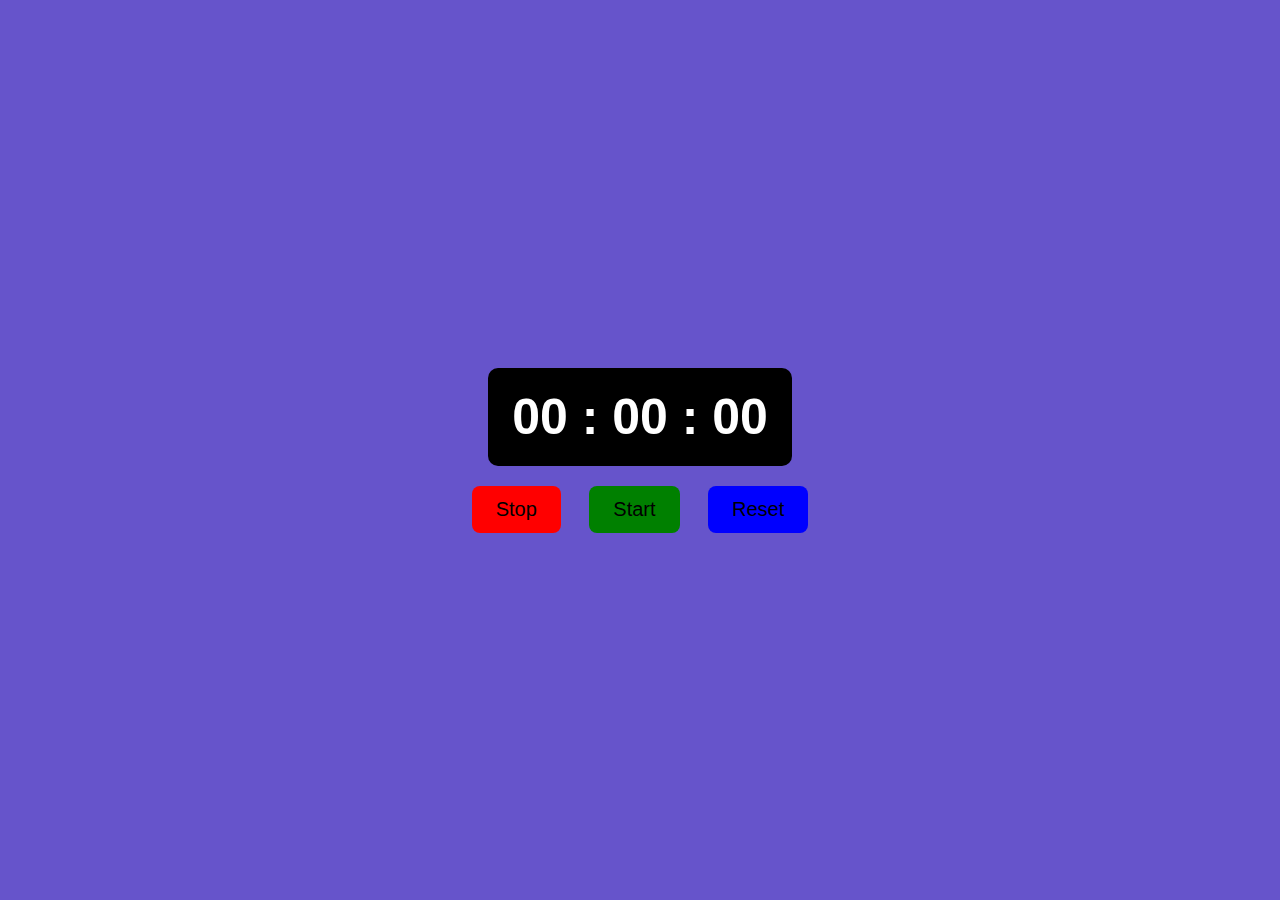
<file: STOPWATCH/INDEX.HTML>
<!DOCTYPE html>
<html lang="en">
<head>
    <meta charset="UTF-8">
    <meta http-equiv="X-UA-Compatible" content="IE=edge">
    <meta name="viewport" content="width=device-width, initial-scale=1.0">
    <link rel="stylesheet" href="style.css">
    <title>Stopwatch</title>
</head>
<body>
    <div class="stopwatch">
        <div class="timerDisplay">00 : 00 : 00</div>
    </div>

    <div class="buttons">
        <button id="stopBtn" class="btn" style="--clr:red;">Stop</button>

        <button id="startBtn" class="btn" style="--clr:green">Start</button>

        <button id="resetBtn" class="btn" style="--clr:blue">Reset</button>
    </div>

    <script src="script.js"></script>
</body>
</html>
</file>
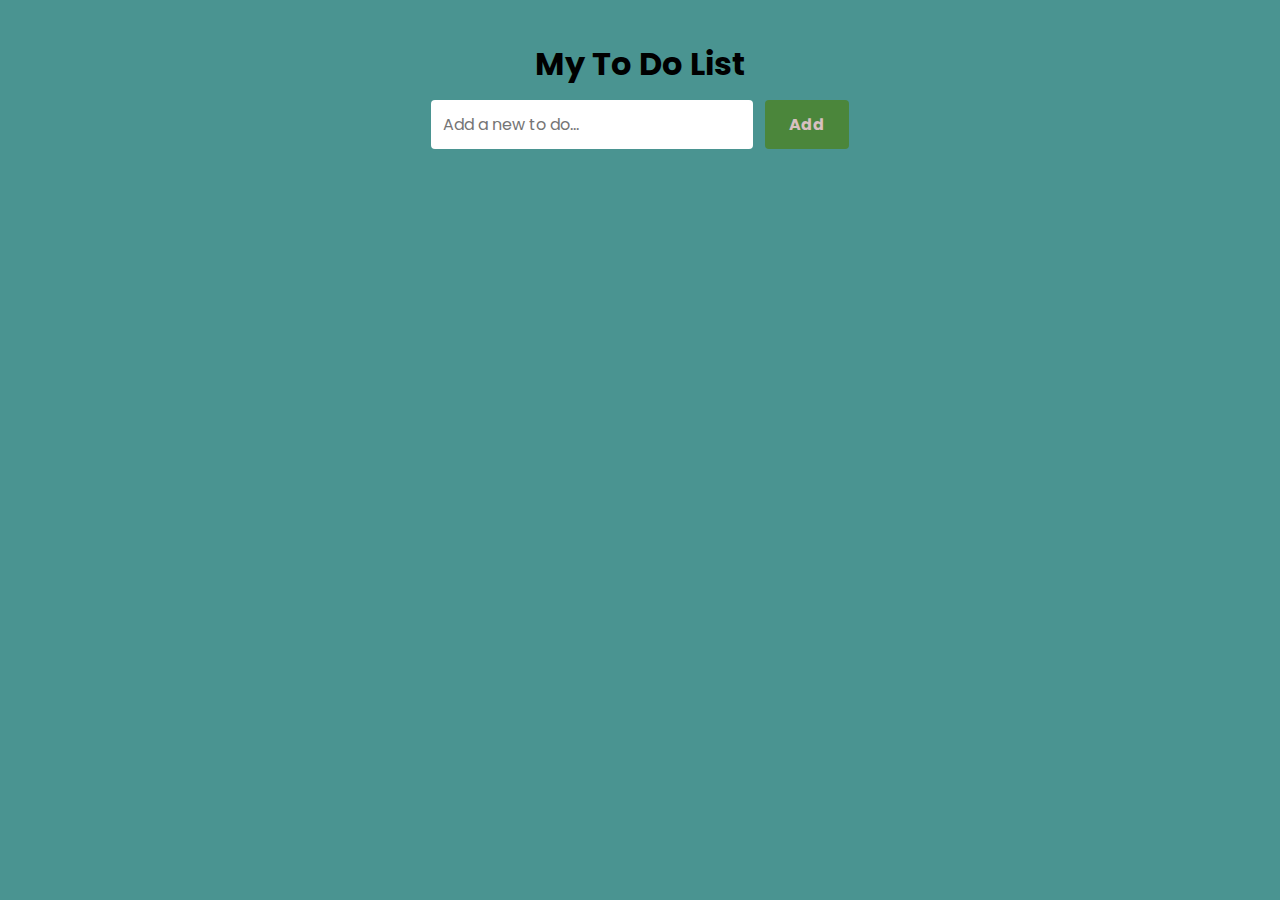
<file: TO DO LIST/index.html>
<!DOCTYPE html>
<html lang="en">
<head>
    <meta charset="UTF-8">
    <meta http-equiv="X-UA-Compatible" content="IE=edge">
    <meta name="viewport" content="width=device-width, initial-scale=1.0">
    <link rel="stylesheet" href="style.css">
    <title>To Do List - JavaScript Project</title>
</head>
<body>
    <div class="container">
        <div class="input-container">
            <h1>My To Do List</h1>
            <input type="text" placeholder="Add a new to do..." id="inputBox">
            <input type="button" value="Add" id="addBtn">
        </div>

        <ul class="todoList" id="todoList">
            <!-- <li><p>Task1</p></li>
            <li>Task2</li>
            <li>Task3</li> -->
        </ul>
    </div>

    <script src="script.js"></script>
</body>
</html>
</file>
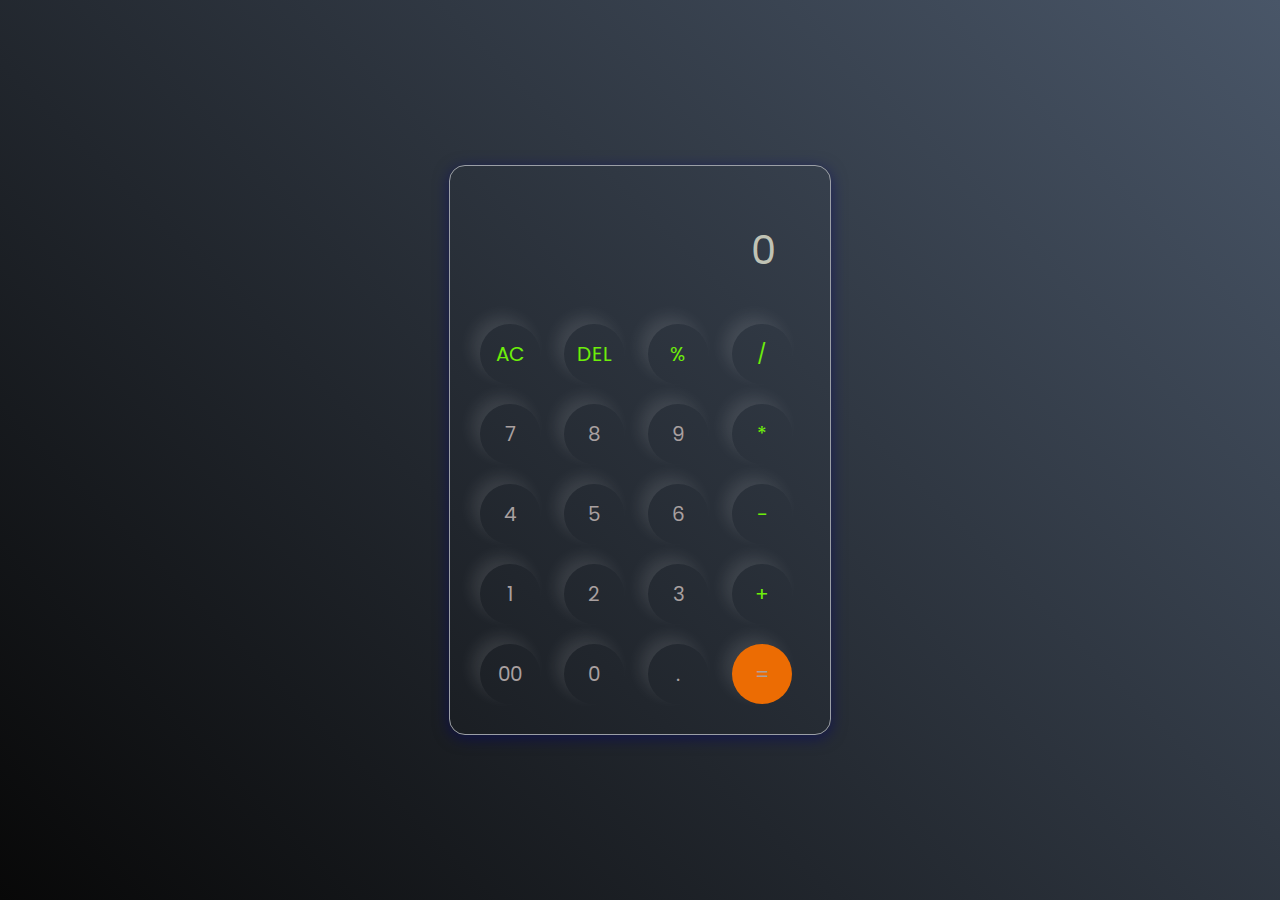
<file: CALCUTATOR/indedx.html>
<!DOCTYPE html>
<html lang="en">
  <head>
    <meta charset="UTF-8" />
    <meta http-equiv="X-UA-Compatible" content="IE=edge" />
    <meta name="viewport" content="width=device-width, initial-scale=1.0" />
    <link rel="stylesheet" href="style.css" />
    <title>Calculator - By Code Traversal</title>
  </head>
  <body>
    <div class="container">
      <div class="calculator">
        <input type="text" id="inputBox" placeholder="0" />
        <div>
          <button class="button operator">AC</button>
          <button class="button operator">DEL</button>
          <button class="button operator">%</button>
          <button class="button operator">/</button>
        </div>
        <div>
          <button class="button">7</button>
          <button class="button">8</button>
          <button class="button">9</button>
          <button class="button operator">*</button>
        </div>
        <div>
          <button class="button">4</button>
          <button class="button">5</button>
          <button class="button">6</button>
          <button class="button operator">-</button>
        </div>
        <div>
          <button class="button">1</button>
          <button class="button">2</button>
          <button class="button">3</button>
          <button class="button operator">+</button>
        </div>

        <div>
          <button class="button">00</button>
          <button class="button">0</button>
          <button class="button">.</button>
          <button class="button equalBtn">=</button>
        </div>
      </div>
    </div>

    <script src="script.js"></script>
  </body>
</html>
</file>
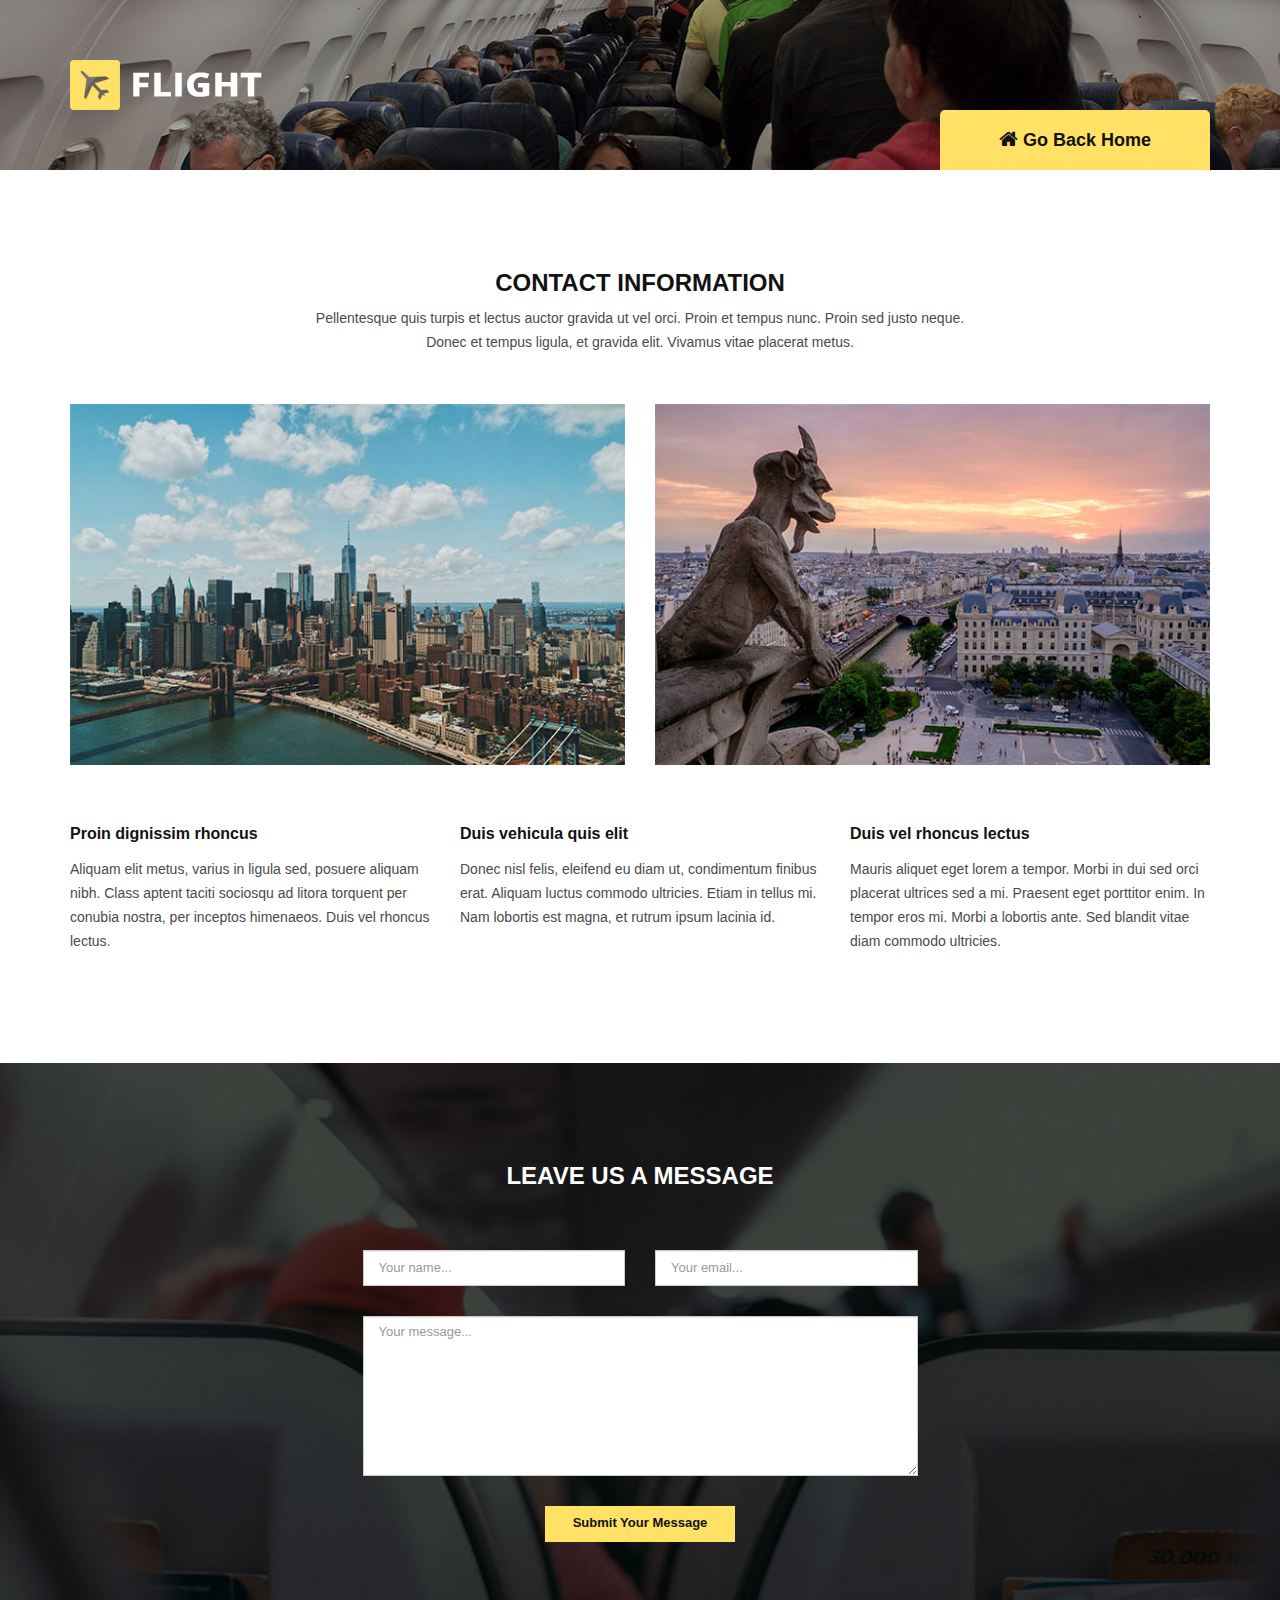
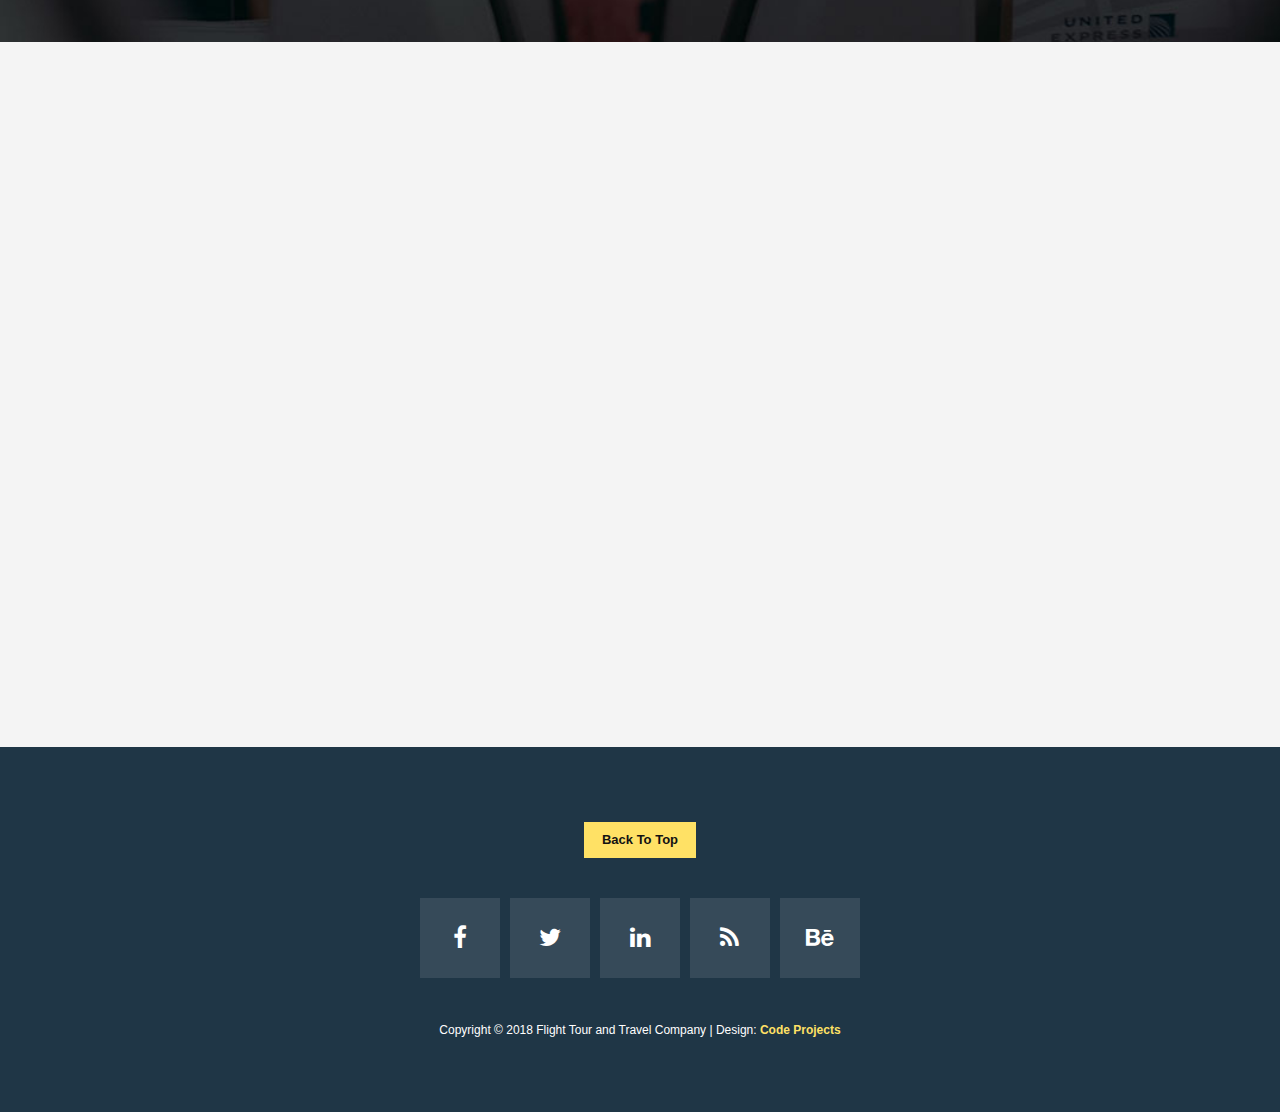
<file: flight/contact.html>
<!DOCTYPE html>
<html>
    <head>
        <meta charset="utf-8">
        <meta http-equiv="X-UA-Compatible" content="IE=edge,chrome=1">
<!--

Template 2093 Flight

http://www.tooplate.com/view/2093-flight

-->
    	<title>Flight - Contact Page</title>
        <meta name="description" content="">
        <meta name="viewport" content="width=device-width, initial-scale=1">
        <link rel="apple-touch-icon" href="apple-touch-icon.png">

        <link rel="stylesheet" href="css/bootstrap.min.css">
        <link rel="stylesheet" href="css/bootstrap-theme.min.css">
        <link rel="stylesheet" href="css/fontAwesome.css">
        <link rel="stylesheet" href="css/hero-slider.css">
        <link rel="stylesheet" href="css/owl-carousel.css">
        <link rel="stylesheet" href="css/tooplate-style.css">

        <link href="https://fonts.googleapis.com/css?family=Spectral:200,200i,300,300i,400,400i,500,500i,600,600i,700,700i,800,800i" rel="stylesheet">
        <link href="https://fonts.googleapis.com/css?family=Roboto:100,300,400,500,700,900" rel="stylesheet">

        <script src="js/vendor/modernizr-2.8.3-respond-1.4.2.min.js"></script>
    </head>

<body>


    <section class="page-heading" id="top">
        <div class="container">
            <div class="row">
                <div class="col-md-6">
                    <div class="logo">
                        <img src="img/logo.png" alt="Flight Template">
                    </div>
                </div>
                <div class="col-md-6">
                    <div class="page-direction-button">
                        <a href="index.html"><i class="fa fa-home"></i>Go Back Home</a>
                    </div>
                </div>
            </div>
        </div>
    </section>



    <section class="contact-us">
        <div class="container">
            <div class="row">
                <div class="col-md-12">
                    <div class="section-heading">
                        <h2>Contact Information</h2>
                        <p> Pellentesque quis turpis et lectus auctor gravida ut vel orci. Proin et tempus nunc. Proin sed justo neque. Donec et tempus ligula, et gravida elit. Vivamus vitae placerat metus.</p>
                    </div>
                </div>
                <div class="col-md-6">
                    <img src="img/contact-01.jpg" alt="">
                </div>
                <div class="col-md-6">
                    <img src="img/contact-02.jpg" alt="">
                </div>
                <div class="col-md-4">
                    <h6>Proin dignissim rhoncus</h6>
                    <p>Aliquam elit metus, varius in ligula sed, posuere aliquam nibh. Class aptent taciti sociosqu ad litora torquent per conubia nostra, per inceptos himenaeos. Duis vel rhoncus lectus.</p>
                </div>
                <div class="col-md-4">
                    <h6>Duis vehicula quis elit</h6>
                    <p>Donec nisl felis, eleifend eu diam ut, condimentum finibus erat. Aliquam luctus commodo ultricies. Etiam in tellus mi. Nam lobortis est magna, et rutrum ipsum lacinia id.</p>
                </div>
                <div class="col-md-4">
                    <h6>Duis vel rhoncus lectus</h6>
                    <p>Mauris aliquet eget lorem a tempor. Morbi in dui sed orci placerat ultrices sed a mi. Praesent eget porttitor enim. In tempor eros mi. Morbi a lobortis ante. Sed blandit vitae diam commodo ultricies.</p>
                </div>
            </div>
        </div>
    </section>



    <section class="contact-form">
        <div class="container">
            <div class="row">
                <div class="col-md-12">
                    <div class="section-heading">
                        <h2>Leave us a message</h2>
                    </div>
                </div>
                <div class="col-md-6 col-md-offset-3">
                    <form id="contact" action="#" method="post">
                        <div class="row">
                            <div class="col-md-6">
                                <fieldset>
                                    <input name="name" type="text" class="form-control" id="name" placeholder="Your name..." required="">
                                </fieldset>
                            </div>
                            <div class="col-md-6">
                                <fieldset>
                                    <input name="email" type="text" class="form-control" id="email" placeholder="Your email..." required="">
                                </fieldset>
                            </div>
                            <div class="col-md-12">
                                <fieldset>
                                    <textarea name="message" rows="6" class="form-control" id="message" placeholder="Your message..." required=""></textarea>
                                </fieldset>
                            </div>
                            <div class="col-md-12">
                                <fieldset>
                                    <button type="submit" id="form-submit" class="btn">Submit Your Message</button>
                                </fieldset>
                            </div>
                        </div>
                    </form>
                </div>
            </div>
        </div>
    </section>



    <section class="map">
        <div class="container">
            <div class="row">
                <div class="col-md-12">
                    <div id="map">
        <!-- How to change your own map point
            1. Go to Google Maps
            2. Click on your location point
            3. Click "Share" and choose "Embed map" tab
            4. Copy only URL and paste it within the src="" field below
        -->
                        <iframe src="https://www.google.com/maps/embed?pb=!1m18!1m12!1m3!1d7895.485196115994!2d103.85995441789784!3d1.2880401763270322!2m3!1f0!2f0!3f0!3m2!1i1024!2i768!4f13.1!3m3!1m2!1s0x0%3A0x7fb4e58ad9cd826e!2sSingapore+Flyer!5e0!3m2!1sen!2sth!4v1505825620371" width="100%" height="500" frameborder="0" style="border:0" allowfullscreen></iframe>
                    </div>
                </div>
            </div>
        </div>
    </section>



    <footer>
        <div class="container">
            <div class="row">
                <div class="col-md-12">
                    <div class="primary-button">
                        <a href="#" class="scroll-top">Back To Top</a>
                    </div>
                </div>
                <div class="col-md-12">
                    <ul class="social-icons">
                        <li><a href="https://www.facebook.com/tooplate"><i class="fa fa-facebook"></i></a></li>
                        <li><a href="#"><i class="fa fa-twitter"></i></a></li>
                        <li><a href="#"><i class="fa fa-linkedin"></i></a></li>
                        <li><a href="#"><i class="fa fa-rss"></i></a></li>
                        <li><a href="#"><i class="fa fa-behance"></i></a></li>
                    </ul>
                </div>
                <div class="col-md-12">
                    <p>Copyright &copy; 2018 Flight Tour and Travel Company
                
                | Design: <a href="http://www.code-projects.org" target="_parent"><em>Code Projects</em></a></p>
                </div>
            </div>
        </div>
    </footer>


    


    <script src="//ajax.googleapis.com/ajax/libs/jquery/1.11.2/jquery.min.js"></script>
    <script>window.jQuery || document.write('<script src="js/vendor/jquery-1.11.2.min.js"><\/script>')</script>

    <script src="js/vendor/bootstrap.min.js"></script>

    <script src="js/plugins.js"></script>
    <script src="js/main.js"></script>

    <script src="http://ajax.googleapis.com/ajax/libs/jquery/1.10.2/jquery.min.js" type="text/javascript"></script>
    <script type="text/javascript">
    $(document).ready(function() {
        // navigation click actions 
        $('.scroll-link').on('click', function(event){
            event.preventDefault();
            var sectionID = $(this).attr("data-id");
            scrollToID('#' + sectionID, 750);
        });
        // scroll to top action
        $('.scroll-top').on('click', function(event) {
            event.preventDefault();
            $('html, body').animate({scrollTop:0}, 'slow');         
        });
        // mobile nav toggle
        $('#nav-toggle').on('click', function (event) {
            event.preventDefault();
            $('#main-nav').toggleClass("open");
        });
    });
    // scroll function
    function scrollToID(id, speed){
        var offSet = 0;
        var targetOffset = $(id).offset().top - offSet;
        var mainNav = $('#main-nav');
        $('html,body').animate({scrollTop:targetOffset}, speed);
        if (mainNav.hasClass("open")) {
            mainNav.css("height", "1px").removeClass("in").addClass("collapse");
            mainNav.removeClass("open");
        }
    }
    if (typeof console === "undefined") {
        console = {
            log: function() { }
        };
    }
    </script>
</body>
</html>
</file>
<file: ALARM-CLOCK/styles.css>
@import url('https://fonts.googleapis.com/css?family=Poppins:200,300,400,500,600,700,800,900&display=swap');

*{
  margin: 0;
  padding: 0;
  box-sizing: border-box;
  font-family: 'Poppins', sans-serif;
}

body{
  display: flex;
  justify-content: center;
  align-items: center;
  min-height: 100vh;
  background: #2f363e;
}

::-webkit-scrollbar{
    display: none;
}

/*Alarm Clock style*/
.alarm{
    border: 2px solid rgba(0,0,0,0.25);
    border-radius: 8px;
    background: #2f363e;
    box-shadow: 10px 50px 70px rgba(0,0,0,0.25),
    inset 5px 5px 10px rgba(0,0,0,0.5),
    inset 5px 5px 20px rgba(255,255,255,0.2),
    inset -5px -5px 15px rgba(0,0,0,0.75);
    margin-left: 40px;
    
}

.datetime{
    color: #fff;
    background: #10101E;
    font-family: "Segoe UI", sans-serif;
    width: 400px;
    padding: 15px 20px;
    transition: 0.5s;
    transition-property: all;
    
}

.datetime:hover{
    background: rgba(0,0,0,0.5);
    box-shadow: 10px 50px 70px rgba(0,0,0,0.25),
    inset 5px 5px 10px rgba(0,0,0,0.5),
    inset 5px 5px 20px rgba(255,255,255,0.2),
    inset -5px -5px 15px rgba(0,0,0,0.75);;
    border-radius: 5px;
}

.date{
    font-size: 20px;
    font-weight: 600;
    text-align: center;
    letter-spacing: 3px;
}

.time{
    font-size: 60px;
    display: flex;
    justify-content: center;
    align-items: center;
}

.time span:not(:last-child){
    position: relative;
    max-width: 0 6px;
    font-weight: 600;
    text-align: center;
}

.time span:last-child{
    background: #10101E;
    font-size: 60px;
    font-weight: 600;
    text-transform: uppercase;
    margin-top: 10px;
    padding: 0 5px;
    border-radius: 3px;
}


hr{
    border: 2px solid  rgb(0, 0, 0);
    margin: 20px auto;
    background: #2f363e;
    box-shadow: 10px 50px 70px rgba(0,0,0,0.25),
    inset 5px 5px 10px rgba(0,0,0,0.5),
    inset 5px 5px 20px rgba(255,255,255,0.2),
    inset -5px -5px 15px rgba(0,0,0,0.75);
}

.setAlarm{
    display: flex;
    justify-content: space-around;
    border-radius: 10px;
}

.column select{
    background: #10101E;
    color: #fff;
    text-align: center;
    padding: 8px 4px;
    border: 2px solid rgba(0,0,0,0.25);
    border-radius: 18px;
    box-shadow: 10px 50px 70px rgba(0,0,0,0.25),
    inset 5px 5px 10px rgba(0,0,0,0.5),
    inset 5px 5px 20px rgba(255,255,255,0.2),
    inset -5px -5px 15px rgba(0,0,0,0.75);
}


#btn-setAlarm, .btn-delete, #stopAlarm{
    padding: 5px;
    color: #fff;
    background: #10101E;
    border: 2px solid rgba(0,0,0,0.25);
    border-radius: 18px;
    box-shadow: 10px 50px 70px rgba(0,0,0,0.25),
    inset 5px 5px 10px rgba(0,0,0,0.5),
    inset 5px 5px 20px rgba(255,255,255,0.2),
    inset -5px -5px 15px rgba(0,0,0,0.75);
}

#stopAlarm{
    visibility: hidden;
    width: 100px;
    margin: 0 34%;
}

.btn-delete{
    margin-left: 50px;
}

#btn-setAlarm:hover, .btn-delete:hover, #stopAlarm:hover{
    cursor: pointer;
    background: rgba(255,255,255,0.2);
    box-shadow: 0 0 30px rgba(255,255,255,0.2);
}

h3{
    color: #fff;
    font-family: "Segoe UI", sans-serif;
    font-size: 20px;
    font-weight: 900;
    text-align: center;
    margin-bottom: 3%;
}

.alarmList{
    color: #fff;
    margin: 14px auto;
    text-align: center;
    display: flex;
    flex-direction: column;
    justify-content: space-evenly;
}

.alarmLog{
    font-size: 30px;
    display: flex;
    justify-content: center;
    align-items: center;
    margin: 6px auto;
}




/*Analog Clock Style */
.container{
  position: relative;
  background: #2f363e;
  border-radius: 20px;
  display: flex;
  justify-content: center;
  align-items: center;
  flex-direction: column;
  margin-left: 250px;
 
}

.clock{
  position: relative;
  width: 450px;
  height: 450px;
  background: #2f363e;
  border-radius: 50%;
  box-shadow: 10px 50px 70px rgba(0,0,0,0.25),
  inset 5px 5px 10px rgba(0,0,0,0.5),
  inset 5px 5px 20px rgba(255,255,255,0.2),
  inset -5px -5px 15px rgba(0,0,0,0.75);
  display: flex;
  justify-content: center;
  align-items: center;
}

.clock::before{
  content: '';
  position: absolute;
  width: 8px;
  height: 8px;
  background: #2f363e;
  border: 3px solid #fff;
  border-radius: 50%;
  z-index: 100000;
}

.clock span{
  position: absolute;
  inset: 20px;
  color: #fff;
  text-align: center;
  transform: rotate(calc(30deg * var(--i)));  /*360 / 12 = 30deg */
}

.clock span b{
  font-size: 2em;
  opacity: 0.25;
  font-weight: 600;
  display: inline-block;
  transform: rotate(calc(-30deg * var(--i)));
}

.circle{
  position: absolute;
  width: 300px;
  height: 300px;
  border: 2px solid rgba(0,0,0,0.25);
  border-radius: 50%;
  display: flex;
  justify-content: center;
  align-items: flex-start;
  z-index: 10;
}

.circle i{
  position: absolute;
  width: 6px;
  height: 50%;
  background: var(--clr);
  opacity: 0.75;
  transform-origin: bottom;
  transform: scaleY(0.5);
}

.circle:nth-child(1) i{
  width: 2px;
}

.circle:nth-child(2) i{
  width: 6px;
}

.circle2{
  width: 240px;
  height: 240px;
  z-index: 9;
}

.circle3{
  width: 180px;
  height: 180px;
  z-index: 8;
}
.circle::before{
  content: '';
  position: absolute;
  top: -8.5px;
  width: 15px;
  height: 15px;
  border-radius: 50%;
  background: var(--clr);
  box-shadow: 0 0 10px var(--clr),
  0 0 40px var(--clr);
}




/* digital clock style */

#ytime {
  margin-bottom: -80px;
  display: flex;
  transform: translateY(15px);
  padding: 10px 10px;
  font-size: 2em;
  font-weight: 600;
  border: 2px solid rgba(0,0,0,0.5);
  border-radius: 40px;
  box-shadow: 5px 5px 10px rgba(0,0,0,0.5),
  inset 5px 5px 20px rgba(255,255,255,0.2),
  inset -5px -5px 15px rgba(0,0,0,0.75);
  margin-left: 15px;
}

#ytime div {
  position: relative;
  width: 60px;
  text-align: center;
  font-weight: 500;
  color: var(--clr);
}

#ytime div:nth-child(1)::after,
#ytime div:nth-child(2)::after {
  content: ':';
  position: absolute;
  right: -4px;
}

#ytime div:last-child {
  font-size: 0.5em;
  display: flex;
  justify-content: center;
  align-items: center;
  color: #fff;
}

#ytime div:nth-child(2)::after {
  animation: animate 1s steps(1) infinite;
}

@keyframes animate {
  0% {
    opacity: 1;
  }
  50% {
    opacity: 0;
  }
}







/* Make Responsive */

@media screen and (max-width: 768px) {
    .container {
      border-radius: 10px;
    }
    
    .clock {
      width: 300px;
      height: 300px;
    }
    
    .clock span {
      inset: 15px;
    }
    
    .circle {
      width: 200px;
      height: 200px;
    }
    
    .circle i {
      height: 40%;
    }
    
    .circle:nth-child(1) i {
      width: 1px;
    }
    
    .circle:nth-child(2) i {
      width: 3px;
    }
    
    .circle2 {
      width: 150px;
      height: 150px;
    }
    
    .circle3 {
      width: 100px;
      height: 100px;
    }
    
    .circle::before {
      top: -6.5px;
      width: 10px;
      height: 10px;
    }
  }
  
  @media screen and (max-width: 480px) {
    .container {
      border-radius: 0;
    }
    
    .clock {
      width: 200px;
      height: 200px;
    }
    
    .clock span {
      inset: 10px;
    }
    
    .circle {
      width: 120px;
      height: 120px;
    }
    
    .circle i {
      height: 30%;
    }
    
    .circle:nth-child(1) i {
      width: 1px;
    }
    
    .circle:nth-child(2) i {
      width: 2px;
    }
    
    .circle2 {
      width: 80px;
      height: 80px;
    }
    
    .circle3 {
      width: 60px;
      height: 60px;
    }
    
    .circle::before {
      top: -4.5px;
      width: 8px;
      height: 8px;
    }
  }

@media screen and (max-width: 768px) {
  #ytime {
    font-size: 1.5em;
    padding: 5px 5px;
    margin-left: 10px;
  }

  #ytime div {
    width: 50px;
  }

  #ytime div:last-child {
    font-size: 0.4em;
  }
}

@media screen and (max-width: 480px) {
  #ytime {
    font-size: 1em;
    padding: 2px 2px;
    margin-left: 5px;
  }

  #ytime div {
    width: 40px;
  }

  #ytime div:last-child {
    font-size: 0.3em;
  }
}
</file>
<file: ANLOH WATCH 2/style.css>
*{
    margin: 0;
    padding: 0;
    box-sizing: border-box;
    font-family: sans-serif;
    color: #ffffff;
}

body{
    display: flex;
    justify-content: center;
    align-items: center;
    min-height: 100vh;
    background-color: #212121;
}

.container{
    position: relative;
}

.clock{
    width: 300px;
    height: 300px;
    border-radius: 50%;
    background-color: rgba(255, 255, 255, 0.1);
    border: 2px solid rgba(255, 255, 255, 0.25);
    box-shadow: 0px 0px 30px rgba(0, 0, 0, 0.9);
    display: flex;
    justify-content: center;
    align-items: center;
}

.clock span{
    position: absolute;
    transform: rotate(calc(30deg * var(--i))); 
    inset: 12px;
    text-align: center;
}

.clock span b{
    transform: rotate(calc(-30deg * var(--i)));
    display: inline-block;
    font-size: 20px;
}

.clock::before{
    content: '';
    position: absolute;
    width: 8px;
    height: 8px;
    border-radius: 50%;
    background-color: #fff;
    z-index: 2;
}

.hand{
    position: absolute;
    display: flex;
    justify-content: center;
    align-items: flex-end;
}
.hand i{
    position: absolute;
    background-color: var(--clr);
    width: 4px;
    height: var(--h);
    border-radius: 8px;
}

















* {
    margin: 0;
    padding: 0;
    box-sizing: border-box;
    font-size: 'segoe UI', Tahoma, Geneva, Verdana;
    sans-serif;
}

body {
    display: flex;
    justify-content: center;
    align-items: center;
    height: 100vh;
    background: radial-gradient(circle, #0b466b, #021c37);
}

.clock {
    width: 500px;
    height: 500px;
    position: relative;
    background-color: lightgrey;
    border-radius: 50%;
    display: flex;
    justify-content: center;
    align-items: center;
    background: radial-gradient(circle, #05263c, #000d1a);
}

.clock::before {
    content:'';
    width: 525px;
    height: 525px;
    position: absolute;
    border-radius: 50%;
    background: linear-gradient(#00d9ff, #ee00ff);
    box-shadow: 0 0 15px rgba(0, 0, 0, 0.2);
    z-index: -1;


}


.number {
    transform: rotate(calc(30deg * var(--n)));
    position: absolute;
    text-align: center;
    inset: 20px;
    font-size: 40px;
    color: #00d9ff;
    text-shadow: 0 0 12px #ee00ff;

}

.number b {
    transform: rotate(calc(-30deg * var(--n)));
    display: inline-block;
}

.center-dot {
    position: absolute;
    width: 25px;
    height: 25px;
    background-color: #ee00ff;
    border: 6px solid #00d9ff;
    border-radius: 50px;
}

.hour-hand,
.minute-hand,
.second-hand {
    --rotate: 0;
    position: absolute;
    left: 50%;
    bottom: 50%;
    transform: translate(-50%) rotate(calc(var(--rotate) * 1deg));
    transform-origin: bottom;
    border-radius: 30px 30px 0 0;
}

.hour-hand {
    width: 12px;
    height: 13px;
    background: linear-gradient(#00d9ff, #ee00ff);
}

.minute-hand {
    width: 12px;
    height: 190px;
    background: linear-gradient(to top, #00d9ff, #ee00ff);
}

.second-hand {
    width: 6px;
    height: 210px;
    background: linear-gradient(to top, #00d9ff, #ee00ff);
}*
</file>
<file: flight/css/hero-slider.css>
/* -------------------------------- 

Primary style

-------------------------------- */
*, *::after, *::before {
  -webkit-box-sizing: border-box;
  -moz-box-sizing: border-box;
  box-sizing: border-box;
}

html {
  font-size: 62.5%;
}

body {
  font-family: "Open Sans", sans-serif;
  color: #2c343b;
  background-color: #f2f2f2;
}

a {
  color: #d44457;
  text-decoration: none;
}

img {
  max-width: 100%;
}

/* -------------------------------- 

Main Components 

-------------------------------- */
.cd-header {
  position: absolute;
  z-index: 2;
  top: 0;
  left: 0;
  width: 100%;
  height: 50px;
  background-color: #21272c;
  -webkit-font-smoothing: antialiased;
  -moz-osx-font-smoothing: grayscale;
}
@media only screen and (min-width: 768px) {
  .cd-header {
    height: 70px;
    background-color: transparent;
  }
}

#cd-logo {
  float: left;
  margin: 13px 0 0 5%;
}
#cd-logo img {
  display: block;
}
@media only screen and (min-width: 768px) {
  #cd-logo {
    margin: 23px 0 0 5%;
  }
}

.cd-primary-nav {
  /* mobile first - navigation hidden by default, triggered by tap/click on navigation icon */
  float: right;
  margin-right: 5%;
  width: 44px;
  height: 100%;
}
.cd-primary-nav ul {
  position: absolute;
  top: 0;
  left: 0;
  width: 100%;
  -webkit-transform: translateY(-100%);
  -moz-transform: translateY(-100%);
  -ms-transform: translateY(-100%);
  -o-transform: translateY(-100%);
  transform: translateY(-100%);
}
.cd-primary-nav ul.is-visible {
  box-shadow: 0 3px 8px rgba(0, 0, 0, 0.2);
  -webkit-transform: translateY(50px);
  -moz-transform: translateY(50px);
  -ms-transform: translateY(50px);
  -o-transform: translateY(50px);
  transform: translateY(50px);
}
.cd-primary-nav a {
  display: block;
  height: 50px;
  line-height: 50px;
  padding-left: 5%;
  background: #21272c;
  border-top: 1px solid #333c44;
  color: #ffffff;
}
@media only screen and (min-width: 768px) {
  .cd-primary-nav {
    /* reset navigation values */
    width: auto;
    height: auto;
    background: none;
  }
  .cd-primary-nav ul {
    position: static;
    width: auto;
    -webkit-transform: translateY(0);
    -moz-transform: translateY(0);
    -ms-transform: translateY(0);
    -o-transform: translateY(0);
    transform: translateY(0);
    line-height: 70px;
  }
  .cd-primary-nav ul.is-visible {
    -webkit-transform: translateY(0);
    -moz-transform: translateY(0);
    -ms-transform: translateY(0);
    -o-transform: translateY(0);
    transform: translateY(0);
  }
  .cd-primary-nav li {
    display: inline-block;
    margin-left: 1em;
  }
  .cd-primary-nav a {
    display: inline-block;
    height: auto;
    font-weight: 600;
    line-height: normal;
    background: transparent;
    padding: .6em 1em;
    border-top: none;
  }
}

/* -------------------------------- 

Slider

--------------------------*/
.cd-hero {
  position: relative;
  -webkit-font-smoothing: antialiased;
  -moz-osx-font-smoothing: grayscale;
}

.cd-hero-slider {
  position: relative;
  height: 360px;
  overflow: hidden;
}

.cd-hero-slider li {
  position: absolute;
  top: 0;
  left: 0;
  width: 100%;
  height: 100%;
  -webkit-transform: translateX(100%);
  -moz-transform: translateX(100%);
  -ms-transform: translateX(100%);
  -o-transform: translateX(100%);
  transform: translateX(100%);
}

.cd-hero-slider li.selected {
  /* this is the visible slide */
  position: relative;
  -webkit-transform: translateX(0);
  -moz-transform: translateX(0);
  -ms-transform: translateX(0);
  -o-transform: translateX(0);
  transform: translateX(0);
}

.cd-hero-slider li.move-left {
  /* slide hidden on the left */
  -webkit-transform: translateX(-100%);
  -moz-transform: translateX(-100%);
  -ms-transform: translateX(-100%);
  -o-transform: translateX(-100%);
  transform: translateX(-100%);
}

.cd-hero-slider li.is-moving, .cd-hero-slider li.selected {
  /* the is-moving class is assigned to the slide which is moving outside the viewport */
  -webkit-transition: -webkit-transform 0.5s;
  -moz-transition: -moz-transform 0.5s;
  transition: transform 0.5s;
}

@media only screen and (min-width: 768px) {
  .cd-hero-slider {
    height: 500px;
  }
}
@media only screen and (min-width: 1170px) {
  .cd-hero-slider {
    height: 680px;
  }
}

/* -------------------------------- 

Single slide style

-------------------------------- */
.cd-hero-slider li {
  background-position: center center;
  background-size: cover;
  background-repeat: no-repeat;
}
.cd-hero-slider li:first-of-type {
  background-image: url(../img/slide_01.jpg);
}
.cd-hero-slider li:nth-of-type(2) {
  background-image: url(../img/slide_02.jpg);
}
.cd-hero-slider li:nth-of-type(3) {
  background-image: url(../img/slide_03.jpg);
}
.cd-hero-slider .cd-full-width,
.cd-hero-slider .cd-half-width {
  position: absolute;
  width: 100%;
  height: 100%;
  z-index: 1;
  left: 0;
  top: 0;
  /* this padding is used to align the text */
  padding-top: 150px;
  text-align: center;
  /* Force Hardware Acceleration in WebKit */
  -webkit-backface-visibility: hidden;
  backface-visibility: hidden;
  -webkit-transform: translateZ(0);
  -moz-transform: translateZ(0);
  -ms-transform: translateZ(0);
  -o-transform: translateZ(0);
  transform: translateZ(0);
}
.cd-hero-slider .cd-img-container {
  /* hide image on mobile device */
  display: none;
}
.cd-hero-slider .cd-img-container img {
  position: absolute;
  left: 50%;
  top: 50%;
  bottom: auto;
  right: auto;
  -webkit-transform: translateX(-50%) translateY(-50%);
  -moz-transform: translateX(-50%) translateY(-50%);
  -ms-transform: translateX(-50%) translateY(-50%);
  -o-transform: translateX(-50%) translateY(-50%);
  transform: translateX(-50%) translateY(-50%);
}
.cd-hero-slider .cd-bg-video-wrapper {
  /* hide video on mobile device */
  display: none;
  position: absolute;
  top: 0;
  left: 0;
  width: 100%;
  height: 100%;
  overflow: hidden;
}
.cd-hero-slider .cd-bg-video-wrapper video {
  /* you won't see this element in the html, but it will be injected using js */
  display: block;
  min-height: 100%;
  min-width: 100%;
  max-width: none;
  height: auto;
  width: auto;
  position: absolute;
  left: 50%;
  top: 50%;
  bottom: auto;
  right: auto;
  -webkit-transform: translateX(-50%) translateY(-50%);
  -moz-transform: translateX(-50%) translateY(-50%);
  -ms-transform: translateX(-50%) translateY(-50%);
  -o-transform: translateX(-50%) translateY(-50%);
  transform: translateX(-50%) translateY(-50%);
}
.cd-hero-slider h2, .cd-hero-slider p {
  text-shadow: 0 1px 3px rgba(0, 0, 0, 0.1);
  line-height: 1.2;
  margin: 0 auto 14px;
  color: #ffffff;
  width: 90%;
  max-width: 400px;
}
.cd-hero-slider h2 {
  font-size: 2.4rem;
}
.cd-hero-slider p {
  font-size: 1.4rem;
  line-height: 1.4;
}
.cd-hero-slider .cd-btn {
  display: inline-block;
  padding: 1.2em 1.4em;
  margin-top: .8em;
  background-color: rgba(212, 68, 87, 0.9);
  font-size: 1.3rem;
  font-weight: 700;
  letter-spacing: 1px;
  color: #ffffff;
  text-transform: uppercase;
  box-shadow: 0 3px 6px rgba(0, 0, 0, 0.1);
  -webkit-transition: background-color 0.2s;
  -moz-transition: background-color 0.2s;
  transition: background-color 0.2s;
}
.cd-hero-slider .cd-btn.secondary {
  background-color: rgba(22, 26, 30, 0.8);
}
.cd-hero-slider .cd-btn:nth-of-type(2) {
  margin-left: 1em;
}
.no-touch .cd-hero-slider .cd-btn:hover {
  background-color: #d44457;
}
.no-touch .cd-hero-slider .cd-btn.secondary:hover {
  background-color: #161a1e;
}
@media only screen and (min-width: 768px) {
  .cd-hero-slider .cd-full-width,
  .cd-hero-slider .cd-half-width {
    padding-top: 200px;
  }
  .cd-hero-slider .cd-bg-video-wrapper {
    display: block;
  }
  .cd-hero-slider .cd-half-width {
    width: 45%;
  }
  .cd-hero-slider .cd-half-width:first-of-type {
    left: 5%;
  }
  .cd-hero-slider .cd-half-width:nth-of-type(2) {
    right: 5%;
    left: auto;
  }
  .cd-hero-slider .cd-img-container {
    display: block;
  }
  .cd-hero-slider h2, .cd-hero-slider p {
    max-width: 520px;
  }
  .cd-hero-slider h2 {
    font-size: 2.4em;
    font-weight: 300;
  }
  .cd-hero-slider .cd-btn {
    font-size: 1.4rem;
  }
}
@media only screen and (min-width: 1170px) {
  .cd-hero-slider .cd-full-width,
  .cd-hero-slider .cd-half-width {
    padding-top: 250px;
  }
  .cd-hero-slider h2, .cd-hero-slider p {
    margin-bottom: 20px;
  }
  .cd-hero-slider h2 {
    font-size: 3.2em;
  }
  .cd-hero-slider p {
    font-size: 1.6rem;
  }
}

/* -------------------------------- 

Single slide animation

-------------------------------- */
@media only screen and (min-width: 768px) {
  .cd-hero-slider .cd-half-width {
    opacity: 0;
    -webkit-transform: translateX(40px);
    -moz-transform: translateX(40px);
    -ms-transform: translateX(40px);
    -o-transform: translateX(40px);
    transform: translateX(40px);
  }
  .cd-hero-slider .move-left .cd-half-width {
    -webkit-transform: translateX(-40px);
    -moz-transform: translateX(-40px);
    -ms-transform: translateX(-40px);
    -o-transform: translateX(-40px);
    transform: translateX(-40px);
  }
  .cd-hero-slider .selected .cd-half-width {
    /* this is the visible slide */
    opacity: 1;
    -webkit-transform: translateX(0);
    -moz-transform: translateX(0);
    -ms-transform: translateX(0);
    -o-transform: translateX(0);
    transform: translateX(0);
  }
  .cd-hero-slider .is-moving .cd-half-width {
    /* this is the slide moving outside the viewport 
    wait for the end of the transition on the <li> parent before set opacity to 0 and translate to 40px/-40px */
    -webkit-transition: opacity 0s 0.5s, -webkit-transform 0s 0.5s;
    -moz-transition: opacity 0s 0.5s, -moz-transform 0s 0.5s;
    transition: opacity 0s 0.5s, transform 0s 0.5s;
  }
  .cd-hero-slider li.selected.from-left .cd-half-width:nth-of-type(2),
  .cd-hero-slider li.selected.from-right .cd-half-width:first-of-type {
    /* this is the selected slide - different animation if it's entering from left or right */
    -webkit-transition: opacity 0.4s 0.2s, -webkit-transform 0.5s 0.2s;
    -moz-transition: opacity 0.4s 0.2s, -moz-transform 0.5s 0.2s;
    transition: opacity 0.4s 0.2s, transform 0.5s 0.2s;
  }
  .cd-hero-slider li.selected.from-left .cd-half-width:first-of-type,
  .cd-hero-slider li.selected.from-right .cd-half-width:nth-of-type(2) {
    /* this is the selected slide - different animation if it's entering from left or right */
    -webkit-transition: opacity 0.4s 0.4s, -webkit-transform 0.5s 0.4s;
    -moz-transition: opacity 0.4s 0.4s, -moz-transform 0.5s 0.4s;
    transition: opacity 0.4s 0.4s, transform 0.5s 0.4s;
  }
  .cd-hero-slider .cd-full-width h2,
  .cd-hero-slider .cd-full-width p,
  .cd-hero-slider .cd-full-width .cd-btn {
    opacity: 0;
    -webkit-transform: translateX(100px);
    -moz-transform: translateX(100px);
    -ms-transform: translateX(100px);
    -o-transform: translateX(100px);
    transform: translateX(100px);
  }
  .cd-hero-slider .move-left .cd-full-width h2,
  .cd-hero-slider .move-left .cd-full-width p,
  .cd-hero-slider .move-left .cd-full-width .cd-btn {
    opacity: 0;
    -webkit-transform: translateX(-100px);
    -moz-transform: translateX(-100px);
    -ms-transform: translateX(-100px);
    -o-transform: translateX(-100px);
    transform: translateX(-100px);
  }
  .cd-hero-slider .selected .cd-full-width h2,
  .cd-hero-slider .selected .cd-full-width p,
  .cd-hero-slider .selected .cd-full-width .cd-btn {
    /* this is the visible slide */
    opacity: 1;
    -webkit-transform: translateX(0);
    -moz-transform: translateX(0);
    -ms-transform: translateX(0);
    -o-transform: translateX(0);
    transform: translateX(0);
  }
  .cd-hero-slider li.is-moving .cd-full-width h2,
  .cd-hero-slider li.is-moving .cd-full-width p,
  .cd-hero-slider li.is-moving .cd-full-width .cd-btn {
    /* this is the slide moving outside the viewport 
    wait for the end of the transition on the li parent before set opacity to 0 and translate to 100px/-100px */
    -webkit-transition: opacity 0s 0.5s, -webkit-transform 0s 0.5s;
    -moz-transition: opacity 0s 0.5s, -moz-transform 0s 0.5s;
    transition: opacity 0s 0.5s, transform 0s 0.5s;
  }
  .cd-hero-slider li.selected h2 {
    -webkit-transition: opacity 0.4s 0.2s, -webkit-transform 0.5s 0.2s;
    -moz-transition: opacity 0.4s 0.2s, -moz-transform 0.5s 0.2s;
    transition: opacity 0.4s 0.2s, transform 0.5s 0.2s;
  }
  .cd-hero-slider li.selected p {
    -webkit-transition: opacity 0.4s 0.3s, -webkit-transform 0.5s 0.3s;
    -moz-transition: opacity 0.4s 0.3s, -moz-transform 0.5s 0.3s;
    transition: opacity 0.4s 0.3s, transform 0.5s 0.3s;
  }
  .cd-hero-slider li.selected .cd-btn {
    -webkit-transition: opacity 0.4s 0.4s, -webkit-transform 0.5s 0.4s, background-color 0.2s 0s;
    -moz-transition: opacity 0.4s 0.4s, -moz-transform 0.5s 0.4s, background-color 0.2s 0s;
    transition: opacity 0.4s 0.4s, transform 0.5s 0.4s, background-color 0.2s 0s;
  }
}
/* -------------------------------- 

Slider navigation

-------------------------------- */
.cd-slider-nav {
  display: none;
  position: absolute;
  width: 100%;
  bottom: 0;
  z-index: 2;
  text-align: center;
  height: 55px;
  background-color: rgba(0, 1, 1, 0.5);
}
.cd-slider-nav nav, .cd-slider-nav ul, .cd-slider-nav li, .cd-slider-nav a {
  height: 100%;
}
.cd-slider-nav nav {
  display: inline-block;
  position: relative;
}
.cd-slider-nav .cd-marker {
  position: absolute;
  bottom: 0;
  left: 0;
  width: 60px;
  height: 100%;
  color: #d44457;
  background-color: #ffffff;
  box-shadow: inset 0 2px 0 currentColor;
  -webkit-transition: -webkit-transform 0.2s, box-shadow 0.2s;
  -moz-transition: -moz-transform 0.2s, box-shadow 0.2s;
  transition: transform 0.2s, box-shadow 0.2s;
}
.cd-slider-nav .cd-marker.item-2 {
  -webkit-transform: translateX(100%);
  -moz-transform: translateX(100%);
  -ms-transform: translateX(100%);
  -o-transform: translateX(100%);
  transform: translateX(100%);
}
.cd-slider-nav .cd-marker.item-3 {
  -webkit-transform: translateX(200%);
  -moz-transform: translateX(200%);
  -ms-transform: translateX(200%);
  -o-transform: translateX(200%);
  transform: translateX(200%);
}
.cd-slider-nav .cd-marker.item-4 {
  -webkit-transform: translateX(300%);
  -moz-transform: translateX(300%);
  -ms-transform: translateX(300%);
  -o-transform: translateX(300%);
  transform: translateX(300%);
}
.cd-slider-nav .cd-marker.item-5 {
  -webkit-transform: translateX(400%);
  -moz-transform: translateX(400%);
  -ms-transform: translateX(400%);
  -o-transform: translateX(400%);
  transform: translateX(400%);
}
.cd-slider-nav ul::after {
  clear: both;
  content: "";
  display: table;
}
.cd-slider-nav li {
  display: inline-block;
  width: 60px;
  float: left;
}
.cd-slider-nav li.selected a {
  color: #2c343b;
}
.no-touch .cd-slider-nav li.selected a:hover {
  background-color: transparent;
}
.cd-slider-nav a {
  display: block;
  position: relative;
  padding-top: 35px;
  font-size: 1rem;
  font-weight: 700;
  color: #a8b4be;
  -webkit-transition: background-color 0.2s;
  -moz-transition: background-color 0.2s;
  transition: background-color 0.2s;
}
.cd-slider-nav a::before {
  content: '';
  position: absolute;
  width: 24px;
  height: 24px;
  top: 8px;
  left: 50%;
  right: auto;
  -webkit-transform: translateX(-50%);
  -moz-transform: translateX(-50%);
  -ms-transform: translateX(-50%);
  -o-transform: translateX(-50%);
  transform: translateX(-50%);
}
.no-touch .cd-slider-nav a:hover {
  background-color: rgba(0, 1, 1, 0.5);
}
.cd-slider-nav li:first-of-type a::before {
  background-position: 0 0;
}
.cd-slider-nav li.selected:first-of-type a::before {
  background-position: 0 -24px;
}
.cd-slider-nav li:nth-of-type(2) a::before {
  background-position: -24px 0;
}
.cd-slider-nav li.selected:nth-of-type(2) a::before {
  background-position: -24px -24px;
}
.cd-slider-nav li:nth-of-type(3) a::before {
  background-position: -48px 0;
}
.cd-slider-nav li.selected:nth-of-type(3) a::before {
  background-position: -48px -24px;
}
.cd-slider-nav li:nth-of-type(4) a::before {
  background-position: -72px 0;
}
.cd-slider-nav li.selected:nth-of-type(4) a::before {
  background-position: -72px -24px;
}
.cd-slider-nav li:nth-of-type(5) a::before {
  background-position: -96px 0;
}
.cd-slider-nav li.selected:nth-of-type(5) a::before {
  background-position: -96px -24px;
}
@media only screen and (min-width: 768px) {
  .cd-slider-nav {
    height: 80px;
  }
  .cd-slider-nav .cd-marker,
  .cd-slider-nav li {
    width: 95px;
  }
  .cd-slider-nav a {
    padding-top: 48px;
    font-size: 1.1rem;
    text-transform: uppercase;
  }
  .cd-slider-nav a::before {
    top: 18px;
  }
}

/* -------------------------------- 

Main content

-------------------------------- */
.cd-main-content {
  width: 90%;
  max-width: 768px;
  margin: 0 auto;
  padding: 2em 0;
}
.cd-main-content p {
  font-size: 1.4rem;
  line-height: 1.8;
  color: #999999;
  margin: 2em 0;
}
@media only screen and (min-width: 1170px) {
  .cd-main-content {
    padding: 3em 0;
  }
  .cd-main-content p {
    font-size: 1.6rem;
  }
}

/* -------------------------------- 

Javascript disabled

-------------------------------- */
.no-js .cd-hero-slider li {
  display: none;
}
.no-js .cd-hero-slider li.selected {
  display: block;
}

.no-js .cd-slider-nav {
  display: none;
}
</file>
<file: flight/css/owl-carousel.css>
/* 
 *  Core Owl Carousel CSS File
 *  v1.3.3
 */

/* clearfix */
.owl-carousel .owl-wrapper:after {
  content: ".";
  display: block;
  clear: both;
  visibility: hidden;
  line-height: 0;
  height: 0;
}
/* display none until init */
.owl-carousel{
  display: none;
  position: relative;
  width: 100%;
  -ms-touch-action: pan-y;
}
.owl-carousel .owl-wrapper{
  display: none;
  position: relative;
  -webkit-transform: translate3d(0px, 0px, 0px);
}
.owl-carousel .owl-wrapper-outer{
  overflow: hidden;
  position: relative;
  width: 100%;
}
.owl-carousel .owl-wrapper-outer.autoHeight{
  -webkit-transition: height 500ms ease-in-out;
  -moz-transition: height 500ms ease-in-out;
  -ms-transition: height 500ms ease-in-out;
  -o-transition: height 500ms ease-in-out;
  transition: height 500ms ease-in-out;
}
  
.owl-carousel .owl-item{
  float: left;
}

.owl-controls {
  @media (max-width: @screen-sm-max) {
    top: -120px;
  }
  top: -200px;
  width: 100%;
  text-align: center;
  display: inline-block;
}

.owl-controls a {
  color: #336699;
}

.owl-controls a:hover {
  color: #336699;
}

.owl-controls .bg-prev {
  position: absolute;
  z-index: 1;
  width: 50px;
  height: 50px;
  z-index:10; 
  background:#fff; 
  border: 1px solid #336699;
  -webkit-transform: rotate(45deg);
  -moz-transform: rotate(45deg);
  -ms-transform: rotate(45deg);
  -o-transform: rotate(45deg);
  transform: rotate(45deg);
}

.owl-controls .bg-prev:before{
  content:""; 
  display:block; 
  position:absolute; 
  z-index:-1; 
  top:3px; 
  left:3px; 
  right:3px; 
  bottom:3px; 
  border:2px solid #336699
}

.owl-controls .prev {
  left: 15px;
  z-index: 11;
  position: absolute; 
  width: 50px;
  height: 50px;
  line-height: 32px;
}

.owl-controls .prev.active {
  background-image: none;
  outline: 0;
  -webkit-box-shadow: none;
          box-shadow: none;
}

.owl-controls .prev:active {
  background-image: none;
  outline: 0;
  -webkit-box-shadow: none;
          box-shadow: none;
}

.owl-controls .bg-next {
  position: absolute;
  float: right;
  z-index: 1;
  width: 50px;
  height: 50px;
  position:relative; 
  z-index:10; 
  background:#fff; 
  border: 1px solid #336699;
  -webkit-transform: rotate(45deg);
  -moz-transform: rotate(45deg);
  -ms-transform: rotate(45deg);
  -o-transform: rotate(45deg);
  transform: rotate(45deg);
}

.owl-controls .bg-next:before{
  content:""; 
  display:block; 
  position:absolute; 
  z-index:-1; 
  top:3px; 
  left:3px; 
  right:3px; 
  bottom:3px; 
  border:2px solid #336699
}

.owl-controls .next {
  right: 15px;
  z-index: 11;
  position: absolute; 
  width: 50px;
  height: 50px;
  line-height: 32px;
}

.owl-controls .next.active {
  background-image: none;
  outline: 0;
  -webkit-box-shadow: none;
          box-shadow: none;
}

.owl-controls .next:active {
  background-image: none;
  outline: 0;
  -webkit-box-shadow: none;
          box-shadow: none;
}


.owl-theme .owl-controls .owl-page{
  cursor: pointer;
  display: inline-block;
  zoom: 1;
  *display: inline;/*IE7 life-saver */
}
.owl-theme .owl-controls .owl-page a{
  display: block;
  width: 12px;
  height: 12px;
  margin: 0px 5px;
  filter: Alpha(Opacity=50);/*IE7 fix*/
  opacity: 0.5;
  -webkit-border-radius: 20px;
  -moz-border-radius: 20px;
  border-radius: 20px;
  background: transparent;
  border: 2px solid #888;
}

.owl-theme .owl-controls .owl-page.active span,
.owl-theme .owl-controls.clickable .owl-page:hover span{
  filter: Alpha(Opacity=100);/*IE7 fix*/
  opacity: 1;
  display: inline-block;
}
.owl-controls {
  -webkit-user-select: none;
  -khtml-user-select: none;
  -moz-user-select: none;
  -ms-user-select: none;
  user-select: none;
  -webkit-tap-highlight-color: rgba(0, 0, 0, 0);
}

/* fix */
.owl-carousel  .owl-wrapper,
.owl-carousel  .owl-item{
  -webkit-backface-visibility: hidden;
  -moz-backface-visibility:    hidden;
  -ms-backface-visibility:     hidden;
  -webkit-transform: translate3d(0,0,0);
  -moz-transform: translate3d(0,0,0);
  -ms-transform: translate3d(0,0,0);
}
</file>
<file: flight/css/datepicker.css>
.datepicker {
  padding: 4px;
  -webkit-border-radius: 4px;
  -moz-border-radius: 4px;
  border-radius: 4px;
  direction: ltr;
}
.datepicker-inline {
  width: 220px;
}
.datepicker-rtl {
  direction: rtl;
}
.datepicker-rtl.dropdown-menu {
  left: auto;
}
.datepicker-rtl table tr td span {
  float: right;
}
.datepicker-dropdown {
  top: 0;
  left: 0;
}
.datepicker-dropdown:before {
  content: '';
  display: inline-block;
  border-left: 7px solid transparent;
  border-right: 7px solid transparent;
  border-bottom: 7px solid #999;
  border-top: 0;
  border-bottom-color: rgba(0, 0, 0, 0.2);
  position: absolute;
}
.datepicker-dropdown:after {
  content: '';
  display: inline-block;
  border-left: 6px solid transparent;
  border-right: 6px solid transparent;
  border-bottom: 6px solid #fff;
  border-top: 0;
  position: absolute;
}
.datepicker-dropdown.datepicker-orient-left:before {
  left: 6px;
}
.datepicker-dropdown.datepicker-orient-left:after {
  left: 7px;
}
.datepicker-dropdown.datepicker-orient-right:before {
  right: 6px;
}
.datepicker-dropdown.datepicker-orient-right:after {
  right: 7px;
}
.datepicker-dropdown.datepicker-orient-bottom:before {
  top: -7px;
}
.datepicker-dropdown.datepicker-orient-bottom:after {
  top: -6px;
}
.datepicker-dropdown.datepicker-orient-top:before {
  bottom: -7px;
  border-bottom: 0;
  border-top: 7px solid #999;
}
.datepicker-dropdown.datepicker-orient-top:after {
  bottom: -6px;
  border-bottom: 0;
  border-top: 6px solid #fff;
}
.datepicker table {
  margin: 0;
  -webkit-touch-callout: none;
  -webkit-user-select: none;
  -khtml-user-select: none;
  -moz-user-select: none;
  -ms-user-select: none;
  user-select: none;
}
.datepicker td,
.datepicker th {
  text-align: center;
  width: 20px;
  height: 20px;
  -webkit-border-radius: 4px;
  -moz-border-radius: 4px;
  border-radius: 4px;
  border: none;
}
.table-striped .datepicker table tr td,
.table-striped .datepicker table tr th {
  background-color: transparent;
}
.datepicker table tr td.day:hover,
.datepicker table tr td.day.focused {
  background: #eee;
  cursor: pointer;
}
.datepicker table tr td.old,
.datepicker table tr td.new {
  color: #999;
}
.datepicker table tr td.disabled,
.datepicker table tr td.disabled:hover {
  background: none;
  color: #999;
  cursor: default;
}
.datepicker table tr td.highlighted {
  background: #d9edf7;
  border-radius: 0;
}
.datepicker table tr td.today,
.datepicker table tr td.today:hover,
.datepicker table tr td.today.disabled,
.datepicker table tr td.today.disabled:hover {
  background-color: #fde19a;
  background-image: -moz-linear-gradient(to bottom, #fdd49a, #fdf59a);
  background-image: -ms-linear-gradient(to bottom, #fdd49a, #fdf59a);
  background-image: -webkit-gradient(linear, 0 0, 0 100%, from(#fdd49a), to(#fdf59a));
  background-image: -webkit-linear-gradient(to bottom, #fdd49a, #fdf59a);
  background-image: -o-linear-gradient(to bottom, #fdd49a, #fdf59a);
  background-image: linear-gradient(to bottom, #fdd49a, #fdf59a);
  background-repeat: repeat-x;
  filter: progid:DXImageTransform.Microsoft.gradient(startColorstr='#fdd49a', endColorstr='#fdf59a', GradientType=0);
  border-color: #fdf59a #fdf59a #fbed50;
  border-color: rgba(0, 0, 0, 0.1) rgba(0, 0, 0, 0.1) rgba(0, 0, 0, 0.25);
  filter: progid:DXImageTransform.Microsoft.gradient(enabled=false);
  color: #000;
}
.datepicker table tr td.today:hover,
.datepicker table tr td.today:hover:hover,
.datepicker table tr td.today.disabled:hover,
.datepicker table tr td.today.disabled:hover:hover,
.datepicker table tr td.today:active,
.datepicker table tr td.today:hover:active,
.datepicker table tr td.today.disabled:active,
.datepicker table tr td.today.disabled:hover:active,
.datepicker table tr td.today.active,
.datepicker table tr td.today:hover.active,
.datepicker table tr td.today.disabled.active,
.datepicker table tr td.today.disabled:hover.active,
.datepicker table tr td.today.disabled,
.datepicker table tr td.today:hover.disabled,
.datepicker table tr td.today.disabled.disabled,
.datepicker table tr td.today.disabled:hover.disabled,
.datepicker table tr td.today[disabled],
.datepicker table tr td.today:hover[disabled],
.datepicker table tr td.today.disabled[disabled],
.datepicker table tr td.today.disabled:hover[disabled] {
  background-color: #fdf59a;
}
.datepicker table tr td.today:active,
.datepicker table tr td.today:hover:active,
.datepicker table tr td.today.disabled:active,
.datepicker table tr td.today.disabled:hover:active,
.datepicker table tr td.today.active,
.datepicker table tr td.today:hover.active,
.datepicker table tr td.today.disabled.active,
.datepicker table tr td.today.disabled:hover.active {
  background-color: #fbf069 \9;
}
.datepicker table tr td.today:hover:hover {
  color: #000;
}
.datepicker table tr td.today.active:hover {
  color: #fff;
}
.datepicker table tr td.range,
.datepicker table tr td.range:hover,
.datepicker table tr td.range.disabled,
.datepicker table tr td.range.disabled:hover {
  background: #eee;
  -webkit-border-radius: 0;
  -moz-border-radius: 0;
  border-radius: 0;
}
.datepicker table tr td.range.today,
.datepicker table tr td.range.today:hover,
.datepicker table tr td.range.today.disabled,
.datepicker table tr td.range.today.disabled:hover {
  background-color: #f3d17a;
  background-image: -moz-linear-gradient(to bottom, #f3c17a, #f3e97a);
  background-image: -ms-linear-gradient(to bottom, #f3c17a, #f3e97a);
  background-image: -webkit-gradient(linear, 0 0, 0 100%, from(#f3c17a), to(#f3e97a));
  background-image: -webkit-linear-gradient(to bottom, #f3c17a, #f3e97a);
  background-image: -o-linear-gradient(to bottom, #f3c17a, #f3e97a);
  background-image: linear-gradient(to bottom, #f3c17a, #f3e97a);
  background-repeat: repeat-x;
  filter: progid:DXImageTransform.Microsoft.gradient(startColorstr='#f3c17a', endColorstr='#f3e97a', GradientType=0);
  border-color: #f3e97a #f3e97a #edde34;
  border-color: rgba(0, 0, 0, 0.1) rgba(0, 0, 0, 0.1) rgba(0, 0, 0, 0.25);
  filter: progid:DXImageTransform.Microsoft.gradient(enabled=false);
  -webkit-border-radius: 0;
  -moz-border-radius: 0;
  border-radius: 0;
}
.datepicker table tr td.range.today:hover,
.datepicker table tr td.range.today:hover:hover,
.datepicker table tr td.range.today.disabled:hover,
.datepicker table tr td.range.today.disabled:hover:hover,
.datepicker table tr td.range.today:active,
.datepicker table tr td.range.today:hover:active,
.datepicker table tr td.range.today.disabled:active,
.datepicker table tr td.range.today.disabled:hover:active,
.datepicker table tr td.range.today.active,
.datepicker table tr td.range.today:hover.active,
.datepicker table tr td.range.today.disabled.active,
.datepicker table tr td.range.today.disabled:hover.active,
.datepicker table tr td.range.today.disabled,
.datepicker table tr td.range.today:hover.disabled,
.datepicker table tr td.range.today.disabled.disabled,
.datepicker table tr td.range.today.disabled:hover.disabled,
.datepicker table tr td.range.today[disabled],
.datepicker table tr td.range.today:hover[disabled],
.datepicker table tr td.range.today.disabled[disabled],
.datepicker table tr td.range.today.disabled:hover[disabled] {
  background-color: #f3e97a;
}
.datepicker table tr td.range.today:active,
.datepicker table tr td.range.today:hover:active,
.datepicker table tr td.range.today.disabled:active,
.datepicker table tr td.range.today.disabled:hover:active,
.datepicker table tr td.range.today.active,
.datepicker table tr td.range.today:hover.active,
.datepicker table tr td.range.today.disabled.active,
.datepicker table tr td.range.today.disabled:hover.active {
  background-color: #efe24b \9;
}
.datepicker table tr td.selected,
.datepicker table tr td.selected:hover,
.datepicker table tr td.selected.disabled,
.datepicker table tr td.selected.disabled:hover {
  background-color: #9e9e9e;
  background-image: -moz-linear-gradient(to bottom, #b3b3b3, #808080);
  background-image: -ms-linear-gradient(to bottom, #b3b3b3, #808080);
  background-image: -webkit-gradient(linear, 0 0, 0 100%, from(#b3b3b3), to(#808080));
  background-image: -webkit-linear-gradient(to bottom, #b3b3b3, #808080);
  background-image: -o-linear-gradient(to bottom, #b3b3b3, #808080);
  background-image: linear-gradient(to bottom, #b3b3b3, #808080);
  background-repeat: repeat-x;
  filter: progid:DXImageTransform.Microsoft.gradient(startColorstr='#b3b3b3', endColorstr='#808080', GradientType=0);
  border-color: #808080 #808080 #595959;
  border-color: rgba(0, 0, 0, 0.1) rgba(0, 0, 0, 0.1) rgba(0, 0, 0, 0.25);
  filter: progid:DXImageTransform.Microsoft.gradient(enabled=false);
  color: #fff;
  text-shadow: 0 -1px 0 rgba(0, 0, 0, 0.25);
}
.datepicker table tr td.selected:hover,
.datepicker table tr td.selected:hover:hover,
.datepicker table tr td.selected.disabled:hover,
.datepicker table tr td.selected.disabled:hover:hover,
.datepicker table tr td.selected:active,
.datepicker table tr td.selected:hover:active,
.datepicker table tr td.selected.disabled:active,
.datepicker table tr td.selected.disabled:hover:active,
.datepicker table tr td.selected.active,
.datepicker table tr td.selected:hover.active,
.datepicker table tr td.selected.disabled.active,
.datepicker table tr td.selected.disabled:hover.active,
.datepicker table tr td.selected.disabled,
.datepicker table tr td.selected:hover.disabled,
.datepicker table tr td.selected.disabled.disabled,
.datepicker table tr td.selected.disabled:hover.disabled,
.datepicker table tr td.selected[disabled],
.datepicker table tr td.selected:hover[disabled],
.datepicker table tr td.selected.disabled[disabled],
.datepicker table tr td.selected.disabled:hover[disabled] {
  background-color: #808080;
}
.datepicker table tr td.selected:active,
.datepicker table tr td.selected:hover:active,
.datepicker table tr td.selected.disabled:active,
.datepicker table tr td.selected.disabled:hover:active,
.datepicker table tr td.selected.active,
.datepicker table tr td.selected:hover.active,
.datepicker table tr td.selected.disabled.active,
.datepicker table tr td.selected.disabled:hover.active {
  background-color: #ffe165 \9;
}
.datepicker table tr td.active,
.datepicker table tr td.active:hover,
.datepicker table tr td.active.disabled,
.datepicker table tr td.active.disabled:hover {
  background-color: #ffe165;
  background-image: -moz-linear-gradient(to bottom, #08c, #ffe165);
  filter: progid:DXImageTransform.Microsoft.gradient(startColorstr='#08c', endColorstr='#ffe165', GradientType=0);
  border-color: #ffe165 #ffe165 #002a80;
  border-color: rgba(0, 0, 0, 0.1) rgba(0, 0, 0, 0.1) rgba(0, 0, 0, 0.25);
  filter: progid:DXImageTransform.Microsoft.gradient(enabled=false);
  color: #121212;
  text-shadow: 0 -1px 0 rgba(0, 0, 0, 0.25);
}
.datepicker table tr td.active:hover,
.datepicker table tr td.active:hover:hover,
.datepicker table tr td.active.disabled:hover,
.datepicker table tr td.active.disabled:hover:hover,
.datepicker table tr td.active:active,
.datepicker table tr td.active:hover:active,
.datepicker table tr td.active.disabled:active,
.datepicker table tr td.active.disabled:hover:active,
.datepicker table tr td.active.active,
.datepicker table tr td.active:hover.active,
.datepicker table tr td.active.disabled.active,
.datepicker table tr td.active.disabled:hover.active,
.datepicker table tr td.active.disabled,
.datepicker table tr td.active:hover.disabled,
.datepicker table tr td.active.disabled.disabled,
.datepicker table tr td.active.disabled:hover.disabled,
.datepicker table tr td.active[disabled],
.datepicker table tr td.active:hover[disabled],
.datepicker table tr td.active.disabled[disabled],
.datepicker table tr td.active.disabled:hover[disabled] {
  background-color: #ffe165;
}
.datepicker table tr td.active:active,
.datepicker table tr td.active:hover:active,
.datepicker table tr td.active.disabled:active,
.datepicker table tr td.active.disabled:hover:active,
.datepicker table tr td.active.active,
.datepicker table tr td.active:hover.active,
.datepicker table tr td.active.disabled.active,
.datepicker table tr td.active.disabled:hover.active {
  background-color: #ffe165 \9;
}
.datepicker table tr td span {
  display: block;
  width: 23%;
  height: 54px;
  line-height: 54px;
  float: left;
  margin: 1%;
  cursor: pointer;
  -webkit-border-radius: 4px;
  -moz-border-radius: 4px;
  border-radius: 4px;
}
.datepicker table tr td span:hover,
.datepicker table tr td span.focused {
  background: #eee;
}
.datepicker table tr td span.disabled,
.datepicker table tr td span.disabled:hover {
  background: none;
  color: #999;
  cursor: default;
}
.datepicker table tr td span.active,
.datepicker table tr td span.active:hover,
.datepicker table tr td span.active.disabled,
.datepicker table tr td span.active.disabled:hover {
  background-color: #006dcc;
  background-image: -moz-linear-gradient(to bottom, #08c, #ffe165);
  background-image: -ms-linear-gradient(to bottom, #08c, #ffe165);
  background-image: -webkit-gradient(linear, 0 0, 0 100%, from(#08c), to(#ffe165));
  background-image: -webkit-linear-gradient(to bottom, #08c, #ffe165);
  background-image: -o-linear-gradient(to bottom, #08c, #ffe165);
  background-image: linear-gradient(to bottom, #08c, #ffe165);
  background-repeat: repeat-x;
  filter: progid:DXImageTransform.Microsoft.gradient(startColorstr='#08c', endColorstr='#ffe165', GradientType=0);
  border-color: #ffe165 #ffe165 #002a80;
  border-color: rgba(0, 0, 0, 0.1) rgba(0, 0, 0, 0.1) rgba(0, 0, 0, 0.25);
  filter: progid:DXImageTransform.Microsoft.gradient(enabled=false);
  color: #fff;
  text-shadow: 0 -1px 0 rgba(0, 0, 0, 0.25);
}
.datepicker table tr td span.active:hover,
.datepicker table tr td span.active:hover:hover,
.datepicker table tr td span.active.disabled:hover,
.datepicker table tr td span.active.disabled:hover:hover,
.datepicker table tr td span.active:active,
.datepicker table tr td span.active:hover:active,
.datepicker table tr td span.active.disabled:active,
.datepicker table tr td span.active.disabled:hover:active,
.datepicker table tr td span.active.active,
.datepicker table tr td span.active:hover.active,
.datepicker table tr td span.active.disabled.active,
.datepicker table tr td span.active.disabled:hover.active,
.datepicker table tr td span.active.disabled,
.datepicker table tr td span.active:hover.disabled,
.datepicker table tr td span.active.disabled.disabled,
.datepicker table tr td span.active.disabled:hover.disabled,
.datepicker table tr td span.active[disabled],
.datepicker table tr td span.active:hover[disabled],
.datepicker table tr td span.active.disabled[disabled],
.datepicker table tr td span.active.disabled:hover[disabled] {
  background-color: #ffe165;
}
.datepicker table tr td span.active:active,
.datepicker table tr td span.active:hover:active,
.datepicker table tr td span.active.disabled:active,
.datepicker table tr td span.active.disabled:hover:active,
.datepicker table tr td span.active.active,
.datepicker table tr td span.active:hover.active,
.datepicker table tr td span.active.disabled.active,
.datepicker table tr td span.active.disabled:hover.active {
  background-color: #ffe165 \9;
}
.datepicker table tr td span.old,
.datepicker table tr td span.new {
  color: #999;
}
.datepicker .datepicker-switch {
  width: 145px;
}
.datepicker .datepicker-switch,
.datepicker .prev,
.datepicker .next,
.datepicker tfoot tr th {
  cursor: pointer;
}
.datepicker .datepicker-switch:hover,
.datepicker .prev:hover,
.datepicker .next:hover,
.datepicker tfoot tr th:hover {
  background: #eee;
}
.datepicker .prev.disabled,
.datepicker .next.disabled {
  visibility: hidden;
}
.datepicker .cw {
  font-size: 10px;
  width: 12px;
  padding: 0 2px 0 5px;
  vertical-align: middle;
}
.input-append.date .add-on,
.input-prepend.date .add-on {
  cursor: pointer;
}
.input-append.date .add-on i,
.input-prepend.date .add-on i {
  margin-top: 3px;
}
.input-daterange input {
  text-align: center;
}
.input-daterange input:first-child {
  -webkit-border-radius: 3px 0 0 3px;
  -moz-border-radius: 3px 0 0 3px;
  border-radius: 3px 0 0 3px;
}
.input-daterange input:last-child {
  -webkit-border-radius: 0 3px 3px 0;
  -moz-border-radius: 0 3px 3px 0;
  border-radius: 0 3px 3px 0;
}
.input-daterange .add-on {
  display: inline-block;
  width: auto;
  min-width: 16px;
  height: 18px;
  padding: 4px 5px;
  font-weight: normal;
  line-height: 18px;
  text-align: center;
  text-shadow: 0 1px 0 #fff;
  vertical-align: middle;
  background-color: #eee;
  border: 1px solid #ccc;
  margin-left: -5px;
  margin-right: -5px;
}
</file>
<file: flight/css/tooplate-style.css>
/* 

Template 2093 Flight

http://www.tooplate.com/view/2093-flight

*/

* {
    margin: 0;
    padding: 0;
    font-family: 'Open Sans', arial, sans-serif;
}

body {
	overflow-x: hidden;
	background-color: #fff;
}

ul {
	list-style: none;
	margin: 0px;
}

p {
	font-size: 13px;
	line-height: 24px;
}

.section-heading h2 {
	margin-top: 0px;
	margin-bottom: 60px;
	text-align: center;
	font-size: 24px;
	text-transform: uppercase;
	font-weight: 900;
	color: #121212;
}

.page-direction-button a {
	display: inline-block;
	line-height: 60px;
	width: 270px;
	height: 60px;
	border-top-right-radius: 5px;
	border-top-left-radius: 5px;
	background-color: #ffe165;
	font-size: 18px;
	font-weight: 700;
	color: #121212;
	text-align: center;
	text-decoration: none;
	letter-spacing: 0px;
}

.page-direction-button a i {
	margin-right: 5px;
	font-size: 20px;
}

.primary-button a {
	text-decoration: none;
	margin-top: 15px;
	width: auto;
	padding: 0px 18px;
	height: 36px;
	background-color: #ffe165;
	font-size: 13px;
	color: #121212;
	font-weight: 600;
	display: inline-block;
	text-align: center;
	line-height: 36px;
}

.owl-pagination {
  margin-top: -95px;
  opacity: 1;
  display: inline-block;
  position: absolute;
  right: 0px;
  z-index: 9999;
  background-color: rgba(255, 255, 255, 0.25);
  height: 80px;
  line-height: 80px;
  padding: 0px 15px;
}

.owl-page span {
  display: block;
  width: 10px;
  height: 10px;
  margin: 0px 5px;
  filter: alpha(opacity=50);
  opacity: 0.5;
  -webkit-border-radius: 20px;
  -moz-border-radius: 20px;
  border-radius: 20px;
  background: #ffe165;
}

.banner .social-links {
  list-style: none;
  margin-top: 0px;
  padding-right: 100px;
}

.banner .social-links li {
  display: block;
  text-align: center;
  margin: 10px 0px;
  transition: all 0.5s;
}

.banner .social-links a {
  display:block;
  transition: all 0.5s;
  text-align: left;
  text-decoration:none;
  text-transform:uppercase;
  letter-spacing: 0.5px;
  color:#fff;
  font-size: 17px;
  font-weight: 400;
  display: inline-block;
  width: 100%;
  height: 60px;
  line-height: 60px;
  padding-left: 20px;
  background-color: rgba(250, 250, 250, 0.1);
}

.banner .social-links a em {
	font-style: normal;
	font-weight: 700;
}

.banner .social-links a i {
	float: right;
	background-color: rgba(250, 250, 250, 0.2);
	height: 60px;
	width: 60px;
	line-height: 60px;
	text-align: center;
	font-size: 36px;
}

.banner .social-links li:hover {
  background-color: rgba(255, 225, 101, 0.5);
}

.banner .social-links li:hover i {
  background-color: rgba(255, 225, 101, 0.3);
}


.banner {
	background-image: url(../img/banner-bg.jpg);
	background-repeat: no-repeat;
	background-size: cover;
	background-position: center center;
	text-align: center;
}

.banner .left-side {
	text-align: left;
	background-color: rgba(0, 0, 0, 0.5);
	height: 100%;
	margin-left: -100vh;
	padding-left: 100vh;
}

.banner .page-direction-button {
	margin-top: 120px;
}

.banner .logo img {
	padding-top: 60px;
	max-width: 100%;
}

.banner .tabs-content {
	margin-top: 120px;
}

.banner .tabs-content h4 {
	margin-top: 0px;
	margin-bottom: 40px;
	font-size: 24px;
	color: #fff;
	font-weight: 700;
}


.banner .submit-form {
	text-align: left;
	margin: 155px 0px;
	background-color: rgba(250, 250, 250, 0.95);
	padding: 30px;
}


.submit-form h4 {
	width: 100%;
	font-size: 18px;
	font-weight: 700;
	margin-top: 0px;
	margin-bottom: 20px;
	padding-bottom: 20px;
	display: inline-block;
	border-bottom: 1px solid #dbdada;
}

.submit-form h4 em {
	font-style: normal;
}

.submit-form label {
	margin-top: 10px;
	float: left;
	font-size: 12px;
	text-transform: uppercase;
	color: #121212;
}

.submit-form select {
	margin-bottom: 10px;
	width: 100%;
	height: 36px;
	border: none;
	background-color: #e7e7e7;
	font-size: 11px;
	color: #9a9a9a;
	outline: none;
	padding: 0px 10px;
	display: inline-block;
}

.submit-form .date {
	margin-bottom: 10px;
	width: 100%;
	height: 36px;
	border: none;
	background-color: #e7e7e7;
	font-size: 11px;
	color: #9a9a9a;
	outline: none;
	padding-left: 15px;
	margin-left: 0px;
	display: inline-block;
	box-shadow: none;
	border-radius: 0px;
}

.submit-form input {
	margin-top: 12px;
	margin-left: 5px;
	cursor: pointer;
}

.submit-form .radio-select {
	margin-top: 15px;
}

.submit-form button {
	margin-top: 15px;
	width: 100%;
	height: 36px;
	background-color: #ffe165;
	font-size: 13px;
	color: #121212;
	font-weight: 600;
}



#weather {
	margin-top: 100px;
}

.weather-content {
	background-image: url(../img/weather-bg.jpg);
	background-repeat: no-repeat;
	background-size: cover;
	background-position: center center;
	text-align: center;
}

#weather .tabs {
  list-style: none;
  margin-top: 0px;
  padding-right: 0px;
  background-color: rgba(31, 54, 70, 0.5);}

#weather .tabs li {
  display: inline-block;
  text-align: center;
  margin: 0px -2px;
  width: 20%;
}

#weather .tabs li:last-child {
	margin-left: 2px;
}

#weather .tabs a {
  display:block;
  transition: all 0.5s;
  text-align: left;
  text-decoration:none;
  text-transform:uppercase;
  letter-spacing: 0.5px;
  color:#fff;
  font-size: 15px;
  font-weight: 700;
  display: inline-block;
  width: 100%;
  height: 80px;
  line-height: 80px;
  padding-left: 0px;
  text-align: center;
}

#weather .tabs a em {
	font-style: normal;
	font-weight: 700;
}

#weather .tabs .active {
  background-color: #ffe165;
}

#weather .weather-item {
	padding: 40px 30px 30px 30px;
	text-align: center;
	display: block;
	background-color: rgba(250, 250, 250, 0.3);
}

.weathergroup {
	padding: 80px 30px;
}

.weather-item h6 {
	font-size: 18px;
	font-weight: 900;
	color: #fff;
	margin-bottom: 40px;
	margin-top: 0px;
}

.weather-item .weather-icon {
	display: inline-block;
	margin-bottom: 40px;	
	width: 64px;
	height: 64px;
}

.weather-item span {
	display: block;
	font-size: 24px;
	font-weight: 700;
	color: #fff;
}

.weather-item ul {
	background-color: rgba(255, 255, 255, 0.75);
	margin-top: 40px;
	padding: 30px 20px;
}

.weather-item ul li {
	display: inline-block;
	margin: 0px 10px;
	font-size: 12px;
	font-weight: 700;
	color: #121212;
}

.weather-item ul li span {
	margin-top: 15px;
	font-size: 12px;
	color: #121212;
	background-color: rgba(0, 0, 0, 0.05);
	padding: 5px 8px;
}



.services {
	margin-top: 100px;
}

.services .service-item {
	background-color: #1f3646;
	color: #fff;
	padding: 60px 30px 20px 30px;
	text-align: center;
	transition: all 0.5s;
}

.service-item h4 {
	font-size: 17px;
	text-transform: uppercase;
	font-weight: 900;
	letter-spacing: 0.5px;
	margin-top: 40px;
	margin-bottom: 20px;
}

.service-item .service-icon {
	margin: 0 auto;
	background-repeat: no-repeat;
	display: inline-block;
	width: 64px;
	height: 64px;
	text-align: center;
}

.first-service .service-icon {
	background-image: url(../img/service-icon-01.png);
	transition: all 0.5s;
}

.second-service .service-icon {
	background-image: url(../img/service-icon-02.png);
	transition: all 0.5s;
}

.third-service .service-icon {
	background-image: url(../img/service-icon-03.png);
	transition: all 0.5s;
}

.service-item:hover {
	color: #121212;
	background-color: #ffe165;
}

.first-service:hover .service-icon {
	background-image: url(../img/service-icon-01.1.png);
}

.second-service:hover .service-icon {
	background-image: url(../img/service-icon-02.2.png);
}


.third-service:hover .service-icon {
	background-image: url(../img/service-icon-03.3.png);
}




#recommended-hotel {
	margin-top: 100px;
	background-color: #f4f4f4;
	padding: 80px 0px;
}

#recommended-hotel .tabs {
  list-style: none;
  margin-top: 0px;
  padding-right: 0px;
}

#recommended-hotel .tabs li:first-child {
	margin-top: 0px;
}

#recommended-hotel .tabs li {
  display: block;
  text-align: center;
  margin: 8px 0px;
}

#recommended-hotel .tabs a {
  display:block;
  transition: all 0.5s;
  text-align: left;
  text-decoration:none;
  text-transform:uppercase;
  letter-spacing: 0.5px;
  color:#fff;
  font-size: 17px;
  font-weight: 700;
  display: inline-block;
  width: 100%;
  height: 60px;
  line-height: 60px;
  padding-left: 20px;
  background-color: #1f3646;
}

#recommended-hotel .tabs a em {
	font-style: normal;
	font-weight: 700;
}

#recommended-hotel .tabs a i {
	float: right;
	background-color: rgba(250, 250, 250, 0.2);
	height: 60px;
	width: 60px;
	line-height: 60px;
	text-align: center;
	font-size: 36px;
}

#recommended-hotel .tabs .active {
  background-color: #ffe165;
  color: #121212;
}

#recommended-hotel .tabs .active i {
  background-color: rgba(255, 255, 255, 0.3);
}

.recommendedgroup img {
	width: 100%;
	overflow: hidden;
	position: relative;
}

#livingroom {
	width: 100%;
	text-align: center;
	height: 400px!important;
}

#livingroom iframe {
	border: none;
}

#swimingpool .text-content {
	background-color: rgba(31, 54, 70, 0.9);
	position: absolute;
	bottom: 0;
	right: 15px;
	left: 15px;
	height: 80px;
	overflow: hidden;
	color: #fff;
	padding-left: 20px;
}

#owl-suiteroom {
	height: 400px;
}

#swimingpool .text-content h4 {
	font-size: 19px;
	font-weight: 700;
	margin-top: 20px;
	margin-bottom: 5px;
}

#swimingpool .text-content span {
	font-size: 14px;
	text-transform: uppercase;
	color: #fff;
	letter-spacing: 0.5px;
}

#massage .text-content {
	background-color: rgba(31, 54, 70, 0.9);
	position: absolute;
	bottom: 0;
	right: 15px;
	left: 15px;
	height: 80px;
	overflow: hidden;
	color: #fff;
	padding-left: 20px;
}

#massage .text-content h4 {
	font-size: 19px;
	font-weight: 700;
	margin-top: 20px;
	margin-bottom: 5px;
}

#massage .text-content span {
	font-size: 14px;
	text-transform: uppercase;
	color: #fff;
	letter-spacing: 0.5px;
}

#fitness .text-content {
	background-color: rgba(31, 54, 70, 0.9);
	position: absolute;
	bottom: 0;
	right: 15px;
	left: 15px;
	height: 80px;
	overflow: hidden;
	color: #fff;
	padding-left: 20px;
}

#fitness .text-content h4 {
	font-size: 19px;
	font-weight: 700;
	margin-top: 20px;
	margin-bottom: 5px;
}

#fitness .text-content span {
	font-size: 14px;
	text-transform: uppercase;
	color: #fff;
	letter-spacing: 0.5px;
}

#event .text-content {
	background-color: rgba(31, 54, 70, 0.9);
	position: absolute;
	bottom: 0;
	right: 15px;
	left: 15px;
	height: 80px;
	overflow: hidden;
	color: #fff;
	padding-left: 20px;
}

#event .text-content h4 {
	font-size: 19px;
	font-weight: 700;
	margin-top: 20px;
	margin-bottom: 5px;
}

#event .text-content span {
	font-size: 14px;
	text-transform: uppercase;
	color: #fff;
	letter-spacing: 0.5px;
}

.suiteroom-item .text-content {
	background-color: rgba(31, 54, 70, 0.9);
	position: absolute;
	bottom: 0;
	right: 0px;
	left: 0px;
	height: 80px;
	overflow: hidden;
	color: #fff;
	padding-left: 20px;
}

.suiteroom-item .text-content h4 {
	font-size: 19px;
	font-weight: 700;
	margin-top: 20px;
	margin-bottom: 5px;
}

.suiteroom-item .text-content span {
	font-size: 14px;
	text-transform: uppercase;
	color: #fff;
	letter-spacing: 0.5px;
}




#most-visited {
	margin-top: 100px;
	margin-bottom: 100px;
}

.visited-item {
	box-shadow: 0px 5px 15px #ddd;
	margin-bottom: 30px;
}

.visited-item .text-content {
	background-color: #f4f4f4;
	padding: 15px;
}

.visited-item img {
	width: 100%;
	overflow: hidden;
}

.visited-item h4 {
	margin-top: 0px;
	font-size: 16px;
	font-weight: 700;
	color: #121212;
}

.visited-item span {
	font-size: 12px;
	font-weight: 600;
	text-transform: uppercase;
	color: #3f6f90;
}

#owl-mostvisited .owl-pagination {
  margin-top: 20px;
  opacity: 1;
  display: inline-block;
  position: relative;
  text-align: center;
  z-index: 9999;
  background-color: transparent;
  height: 0px;
  line-height: 0px;
  padding: 0px;
}

#owl-mostvisited .owl-page span {
  display: block;
  width: 10px;
  height: 10px;
  margin: 0px 5px;
  filter: alpha(opacity=50);
  opacity: 0.5;
  -webkit-border-radius: 20px;
  -moz-border-radius: 20px;
  border-radius: 20px;
  background: #ddd;
}

#owl-mostvisited .owl-controls .owl-page.active span,
#owl-mostvisited .owl-controls.clickable .owl-page:hover span{
  filter: Alpha(Opacity=100);/*IE7 fix*/
  opacity: 1;
  display: inline-block;
  background: #ffe165;
}



footer {
	text-align: center;
	background-color: #1f3646;
	padding: 60px 0px;
}

footer .primary-button {
	margin-bottom: 40px;
}

footer .social-icons {
	padding: 0;
	margin: 0;
	list-style: none;
}

footer .social-icons li {
	display: inline-block;
	margin: 0px 3px;
}

footer .social-icons li a {
	width: 80px;
	height: 80px;
	display: inline-block;
	line-height: 80px;
	text-align: center;
	color: #fff;
	font-size: 24px;
	background-color: #364a59;
	transition: all 0.5s;
}

footer .social-icons li a:hover {
	background-color: #ffe165;
	color: #1f3646;
}

footer p {
	color: #fff;
	font-size: 12px;
	margin-top: 40px; 	
}

footer p em {
	font-style: normal;
	font-weight: 700;
	color: #ffe165;
}






.page-heading {
	background-image: url(../img/heading-bg.jpg);
	background-repeat: no-repeat;
	background-size: cover;
	background-position: center center;
	text-align: center;
	position: relative;
}

.page-heading .logo {
	padding: 60px 0px;
	text-align: left;
}

.page-heading .page-direction-button {
	text-align: right;
	margin-top: 110px;
}


.contact-us .section-heading h2 {
	margin-top: 100px;
	margin-bottom: 10px;
}

.contact-us .section-heading p {
	font-size: 14px;
	color: #4a4a4a;
	padding: 0px 20%;
	text-align: center;
	margin-bottom: 50px;
}

.contact-us img {
	width: 100%;
	overflow: hidden;
	margin-bottom: 30px;
}

.contact-us h6 {
	margin-bottom: 15px;
	margin-top: 30px;
	font-size: 16px;
	font-weight: 700;
	color: #121212;
}

.contact-us p {
	font-size: 14px;
	color: #4a4a4a;
}



.contact-form {
	margin-top: 100px;
	background-image: url(../img/contact-bg.jpg);
	background-repeat: no-repeat;
	background-size: cover;
	background-position: center center;
	text-align: center;
	padding: 100px 0px;
}

.contact-form h2 {
	color: #fff;
}

.contact-form input {
	font-size: 13px;
	margin-bottom: 30px;
	width: 100%;
	height: 36px;
	padding-left: 15px;
	background-color: #fff;
	color: #4a4a4a;
	outline: none;
	border-radius: 0px;
}

.contact-form textarea {
	font-size: 13px;
	margin-bottom: 30px;
	width: 100%;
	height: 160px;
	max-height: 250px;
	padding-left: 15px;
	background-color: #fff;
	color: #4a4a4a;
	outline: none;
	border-radius: 0px;
}

.contact-form button {
	outline: none;
	width: 190px;
	height: 36px;
	background-color: #ffe165;
	font-size: 13px;
	color: #121212;
	font-weight: 600;
	border-radius: 0px;
}


.map {
	background-color: #f4f4f4;
	padding: 100px 0px;
}




@media (max-width: 991px) {

	.banner .left-side {
		text-align: center;
		overflow: hidden;
		padding-left: 0vh;
		margin-left: -50vh;
		margin-right: -50vh;
		padding-right: 50vh;
		padding-left: 50vh;
	}

	.banner .social-links {
	  list-style: none;
	  margin-top: 0px;
	  padding-right: 15px;
	  padding-left: 15px;
	}

	.banner .page-direction-button {
		margin-top: 50px;
	}

	.banner .logo img {
		padding-top: 40px;
		max-width: 100%;
	}

	.banner .tabs-content {
		margin-top: 60px;
	}

	.banner .submit-form {
		margin: 30px 30px;
	}

	#weather .tabs li {
		display: block;
		text-align: center;
		width: 100%;
		margin: 0px 0px;
	}

	#weather .tabs a {
	  display:block;
	  color:#fff;
	  font-size: 13px;
	  display: block;
	  width: 100%;
	  height: 60px;
	  line-height: 60px;
	  padding-left: 0px;
	  text-align: center;
	}

	#weather .weather-item {
		margin-bottom: 30px;
	}

	.weathergroup {
		padding: 30px 30px 10px 30px;
	}

	.service-item {
		margin: 30px 0px; 
	}

	.page-heading .logo {
		padding: 60px 0px;
		text-align: center;
	}

	.page-heading .page-direction-button {
		text-align: center;
		margin-top: 0px;
	}

	.weather-item h6 {
		margin-bottom: 30px;
	}

	.weather-item .weather-icon {
		margin-bottom: 20px;
	}

	.weather-item ul {
		margin-top: 20px;
		padding: 20px 10px;
	}

	.weather-item ul li {
		margin: 0px 5px;
	}

	footer ul li {
		margin-bottom: 10px!important;
	}
		
}

@media (max-width: 768px) {


	
}

@media (max-width: 480px) {



}
</file>
<file: Login_page/style.css>
@import url('https://fonts.googleapis.com/css2?family=Open+Sans:wght@400;500;600;700&display=swap');

* {
    margin: 0;
    padding: 0;
    box-sizing: border-box;
    font-family: 'open Sans', sans-serif;
}

body {
    display: flex;
    justify-content: center;
    align-items: center;
    min-height: 100vh;
    background-color: #111;
}

.square {
    position: relative;
    width: 500px;
    height: 500px;
    display: flex;
    justify-content: center;
    align-items: center;
}

.square i {
    position: absolute;
    inset: 0;
    border: 2px solid #fff;
    transition: 0.5s;
}

.square i:nth-child(1) {
    border-radius: 38% 62% 63% 37% / 41% 44% 56% 59%;
    animation: animate 6s linear infinite;
}

.square i:nth-child(2) {
    border-radius: 41% 44% 56% 59% / 38% 62% 63% 37%;
    animation: animate 4s linear infinite;
}

.square i:nth-child(3) {
    border-radius: 41% 44% 56% 59% / 38% 62% 63% 37%;
    animation: animate 10s linear infinite;
}

.square:hover i {
    border: 6px solid var(--clr);
    filter: drop-shadow(0 0 20px var(--clr));
}

@keyframes animate
{
    0% {
        transform: rotate(0deg);
    }
    100% {
        transform: rotate(360deg);
    }
}

@keyframes animate2 { 
    0% {
        transform: rotate(360deg);
    }
    100% {
        transform: rotate(0deg);
    }
}

.login {
    position: absolute;
    width: 300px;
    height: 100%;
    display: flex;
    justify-content: center;
    align-items: center;
    flex-direction: column;
    gap: 20px;
    color: white;
}

.login h2 {
    font-size: 2em;
    color: #fff;
}

.login .inputbx {
    position: relative;
    width: 100%;
}

.login .inputbx input {
    position: relative;
    width: 100%;
    padding: 12px 20px;
    background: transparent;
    border: 2px solid #fff;
    border-radius: 40px;
    font-size: 1.2em;
    color: #fff;
    box-shadow: none;
    outline: none;
}

.login .inputbx input[type="submit"] {
    width: 100%;
    background-color: #0078ff;
    background: linear-gradient(45deg, #ff357a, #fff172);
    border: none;
    cursor: pointer;
}

.login .inputbx input::placeholder {
    color: rgba(255, 255, 255, 0.75);
}

.login .links {
    position: relative;
    width: 100%;
    display: flex;
    align-items: center;
    justify-content: space-between;
    padding: 0 20px;
}

.login .links a {
    color: #fff;
    text-decoration: none;
}
</file>
<file: PASSWORD GENERATOR/style.css>
*{
    margin: 0;
    padding: 0;
    box-sizing: border-box;
    font-family: sans-serif;
}

body{
    max-width: 100vw;
    min-height: 100vh;
    display: flex;
    justify-content: center;
    align-items: center;
    background: linear-gradient(to right bottom, #fc4300, #f0f0f0, rgb(17, 227, 17) );
    color: #000000;
    font-weight: 600;
}

.container{
    border: 0.5px solid #050354;
    border-radius: 10px;
    padding: 28px 32px;
    display: flex;
    flex-direction: column;
    background: transparent;
    box-shadow: 8px 8px 4px #5e0aa2, 8px 8px 0px #0c9cd0;
}

.container h1{
    font-size: 1.4rem;
    margin-block: 8px;
}
.inputBox{
    position: relative;
}

.inputBox span{
    position: absolute;
    top: 16px;
    right: 6px;
    color: #000;
    font-size: 28px;
    cursor: pointer;
    z-index: 2;
}
.passBox{
    background-color: #ffffff;
    border: none;
    outline: none;
    padding: 10px;
    width: 300px;
    border-radius: 4px;
    font-size: 20px;
    margin-block: 8px;
    text-overflow: ellipsis;
}

.row{
    display: flex;
    margin-block: 8px;
}

.row p, .row label{
    flex-basis: 100%;
    font-size: 18px;
}

.row input[type="checkbox"]{
    width: 20px;
    height: 20px;
}

.genBtn{
    border: none;
    outline: none;
    background-color: #026ae0;
    padding: 12px 24px;
    color: #fff;
    font-size: 18px;
    margin-block: 8px;
    font-weight: 700;
    cursor: pointer;
    border-radius: 4px;
}

.genBtn:hover{
    background-color: #d700c9;
}
</file>
<file: Starbuck landing page/style.css>
*{
    margin: 0px;
    padding: 0px;
  }
  
  body{
    overflow-x: hidden;
  }
  
  header{
    display: flex;
    align-items: center;
    justify-content: space-between;
    width: 90%;
    margin: 10px auto;
  }
  
  header .left-side a img{
    width: 80px;
  }
  
  header .right-side{
    display: flex;
  }
  
  header .right-side .nav-link-wrapper a{
    padding: 10px;
    margin: 10px;
    text-decoration: none;
    color: rgb(163, 7, 7);
  }
  
  .container{
    max-width: 80%;
    margin: 50px auto;
  }
  
  .container .left-side{
    text-align: center;
  }
  
  .container .left-side h1{
    font-size: 60px;
    letter-spacing: 2px;
  }
  
  .container .left-side h1 .green{
    color: green;
    font-family: 'Viga', serif;
  }
  
  .container .left-side p{
    font-size: 20px;
    letter-spacing: 0.5px;
  }
  
  .container .left-side a{
    display: inline-block;
    background: rgb(0, 255, 17);
    padding: 12px 18px 12px 18px;
    text-decoration: none;
    border-radius: 25px;
    color: white;
    margin-top: 15px;
    font-size: 17px;
    font-weight: bold;
  }
  
  .container .right-side{
    text-align: center;
    margin-top: 60px;
    background-color: #017143;
    border-top-left-radius: 50%;
    border-bottom-left-radius: 50%;
    border-top-right-radius: 20%;
    border-bottom-right-radius: 20%;
}
  
  .container .right-side img {
    max-width: 90%;
}
  
  .container .right-side .box{
    position: absolute;
    display: grid;
    right: 0%;
    bottom: 0%;
  }
  
  .container .right-side .box img{
    width: 25px;
    margin: 10px;
  }
  
  .container .right-side .box img.facebook{
    width: 18.5px;
  }
  
  .thumb{
    display: flex;
    margin-top: -60px;
    justify-content: center;
  }
  
  .thumb a:hover{
    margin-top: -15px;
    transition: 0.2s;
  }
  
  .thumb img{
    width: 54px;
    margin: 20px;
  }
  
  @media (min-width: 1140px){
    *{
      margin: 0px;
      padding: 0px;
    }
  
    body{
      overflow-x: hidden;
    }
  
    header{
      display: flex;
      align-items: center;
      justify-content: space-between;
      width: 90%;
      margin: 10px auto;
    }
  
    header .left-side a img{
      width: 80px;
    }
  
    header .right-side{
      display: flex;
    }
  
    header .right-side .nav-link-wrapper a{
      padding: 10px;
      margin: 10px;
      text-decoration: none;
      color: rgb(0, 0, 0);
    }
  
    .container{
      max-width: 90%;
      margin: 50px auto;
      display: flex;
    }
  
    .container .left-side{
      text-align: left;
      flex: 1;
    }
  
    .container .left-side h1{
      font-size: 60px;
      letter-spacing: 2px;
    }
  
    .container .left-side h1 .green{
      color: rgb(17, 141, 3);
      font-family: 'Viga', serif;
    }
  
    .container .left-side p{
      font-size: 20px;
      letter-spacing: 0.5px;
    }
  
    .container .left-side a{
      display: inline-block;
      background: green;
      padding: 12px 18px 12px 18px;
      text-decoration: none;
      border-radius: 25px;
      color: white;
      margin-top: 15px;
      font-size: 17px;
      font-weight: bold;
    }
  
    .container .right-side{
      flex: 1;
      text-align: center;
    }
  
    .container .right-side img{
      width: 330px;
      margin-left: 150px;
      margin-top: -30px;
    }
  
    .container .right-side .box{
      display: grid;
      position: absolute;
      bottom: 40%;
      right: 1%;
    }
  
    .container .right-side .box img{
      width: 25px;
      margin: 10px;
    }
  
    .container .right-side .box img.facebook{
      width: 18.5px;
    }
  
    .thumb{
      position: absolute;
      bottom: 0%;
      left: 40%;
    }
  
    .thumb a:hover{
      margin-top: -15px;
      transition: 0.2s;
    }
  
    .thumb img{
      width: 54px;
      margin: 20px;
    }
  }
  
  @media only screen and (max-width: 650px){
    header{
      display: block;
    }
  
    header .left-side a img{
      width: 80px;
      margin: auto;
      display: block;
    }
  
    header .right-side{
      display: flex;
      justify-content: center;
      margin-top: 35px;
    }
  
    header .right-side .nav-link-wrapper a{
      padding: 10px;
      margin: 10px;
      text-decoration: none;
      color: black;
    }
    .container{
      max-width: 80%;
      margin: 50px auto;
    }
  
    .container .left-side{
      text-align: center;
    }
    
    .container .left-side h1{
      font-size: 50px;
      letter-spacing: 2px;
    }
  
    .container .left-side h1 .green{
      color: green;
      font-family: 'Viga', serif;
    }
  
    .container .left-side p{
      font-size: 18px;
      letter-spacing: 0.5px;
    }
  
    .container .left-side a{
      display: inline-block;
      background: green;
      padding: 12px 18px 12px 18px;
      text-decoration: none;
      border-radius: 25px;
      color: white;
      margin-top: 15px;
      font-size: 16.2px;
      font-weight: bold;
    }
  }
  
  @media only screen and (max-width: 404px){
    header{
      display: block;
    }
  
    header .left-side a img{
      width: 80px;
      margin: auto;
      display: block;
    }
  
    header .right-side{
      display: flex;
      justify-content: center;
      margin-top: 35px;
    }
  
    header .right-side .nav-link-wrapper a{
      padding: 5px;
      margin: 5px;
      text-decoration: none;
      color: black;
    }
    .container .right-side img{
      width: 330px;
      margin-top: -30px;
    }
    .container .right-side img{
      max-width: 50%;
    }
  
    .container .right-side .box{
      display: none;
      position: absolute;
      bottom: 250px;
      right: 25px;
    }
  
    .container .right-side .box img{
      width: 25px;
      margin: 10px;
    }
  
    .container .right-side .box img.facebook{
      width: 18.5px;
    }
  
    .thumb{
      display: flex;
      margin-top: -30px;
      justify-content: center;
    }
  
    .thumb a:hover{
      margin-top: -15px;
      transition: 0.2s;
    }
  
    .thumb img{
      width: 45px;
      margin: 20px;
    }
  }
</file>
<file: STOPWATCH/style.css>
*{
    margin: 0;
    padding: 0;
    box-sizing: border-box;
    font-family: Verdana, Geneva, Tahoma, sans-serif;
}

body{
    background-color: rgba(37, 12, 181, 0.7);
    color: #ffffff;
    display: flex;
    justify-content: center;
    align-items: center;
    min-height: 100vh;
    flex-direction: column;
}

.stopwatch{
    background-color: rgb(0, 0, 0);
    padding: 20px 24px;
    border-radius: 10px;
}

.timerDisplay{
    font-size: 50px;
    font-weight: 600;
}

.buttons{
    margin-top: 20px;
}

.btn{
    font-size: 20px;
    background: none;
    border: none;
    color: #000000;
    background-color: var(--clr);
    padding: 12px 24px;
    margin-inline: 12px;
    border-radius: 8px;
    cursor: pointer;
}
</file>
<file: TO DO LIST/style.css>
@import url('https://fonts.googleapis.com/css2?family=Poppins&display=swap');

*{
    margin: 0;
    padding: 0;
    box-sizing: border-box;
    font-family: 'Poppins', sans-serif;
}

body{
    background-color: rgb(74, 148, 145);
}

.container{
    display: flex;
    flex-direction: column;
    justify-content: center;
    align-items: center;
    margin-top: 20px;
}

.input-container{
    width: 100%;
    max-width: 500px;
    text-align: center;
    padding: 20px;
}

.input-container input{
    border: none;
    outline: none;
    padding: 12px;
    margin-block: 12px;
    border-radius: 4px;
    font-size: 16px;
}

.input-container input[type="text"]{
    width: 70%;
}

.input-container input[type="button"]{
    background-color: #4b863b;
    color: #d8c0c0;
    font-weight: 700;
    margin-left: 8px;
    cursor: pointer;
    padding: 12px 24px;
}

.input-container input[type="button"]:hover{
    background-color: #da1e1e;
}

ul{
    width: 70%;
    max-width: 450px;
     display: flex;
    justify-content: center;
    flex-direction: column;
    align-items: center; 
}

ul li{
    list-style-type: none;
    cursor: pointer;
    margin-block-end: 12px;
    border-radius: 8px;
    border: 0.125px solid #ff0000;
    padding: 6px 12px;
    background-color: #ebebf0;
    display: flex;
    align-items: center;
    justify-content: space-between;
    transition: background-color 0.5s;
}

ul li:hover{
    background-color: #fdfd0696;
}

ul li p{
    flex-grow: 1;
    padding: 2px;
}
.btn{
    border: none;
    outline: none;
    font-size: 16px;
    background: none;
    font-weight: 600;
    cursor: pointer;
    padding: 8px;
}

.deleteBtn{
    color: #ff0000;
}

.editBtn{
    color: #008000;
}
</file>
<file: CALCUTATOR/style.css>
@import url('https://fonts.googleapis.com/css2?family=Poppins:wght@500&display=swap');

*{
    margin: 0;
    padding: 0;
    box-sizing: border-box;
    font-family: 'Poppins', sans-serif;
}

body{
    width: 100%;
    height: 100vh;
    display: flex;
    justify-content: center;
    align-items: center;
    background: linear-gradient(45deg, #080808, #495668);
}

.calculator{
    border: 1px solid #9b9fa6;
    padding: 20px;
    border-radius: 16px;
    background: transparent;
    box-shadow: 0px 3px 15px rgba(2, 4, 110, 0.5);

}

input{
    width: 320px;
    border: none;
    padding: 24px;
    margin: 10px;
    background: transparent;
    box-shadow: 0px 3px 15px rgbs(84, 84, 84, 0.1);
    font-size: 40px;
    text-align: right;
    cursor: pointer;
    color: #d2d2d2;
}

input::placeholder{
    color: #c0c3b5;
}

button{
    border: none;
    width: 60px;
    height: 60px;
    margin: 10px;
    border-radius: 50%;
    background: transparent;
    color: #a9a0a0;
    font-size: 20px;
    box-shadow: -8px -8px 15px rgba(255, 255, 255, 0.1);
    cursor: pointer;
}

.equalBtn{
    background-color: #ec6c03;
}

.operator{
    color: #6dee0a;
}
</file>
